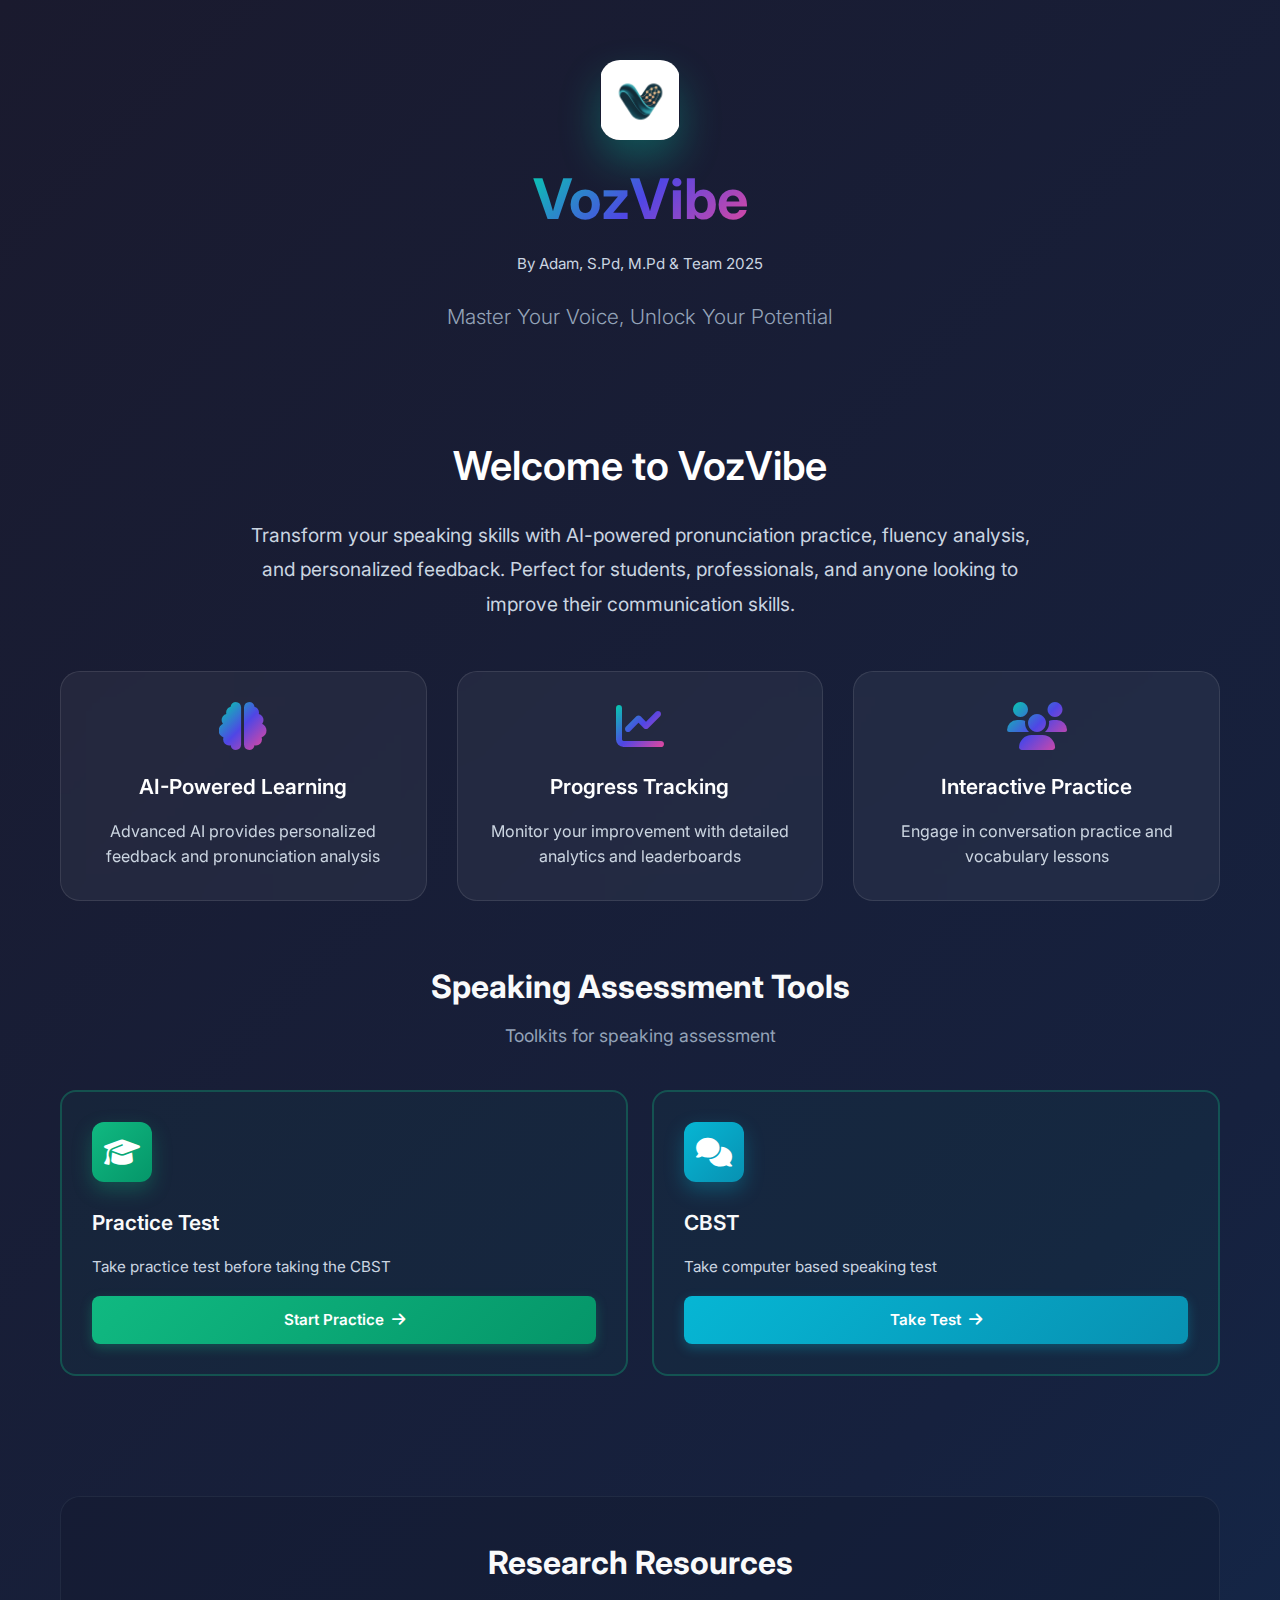
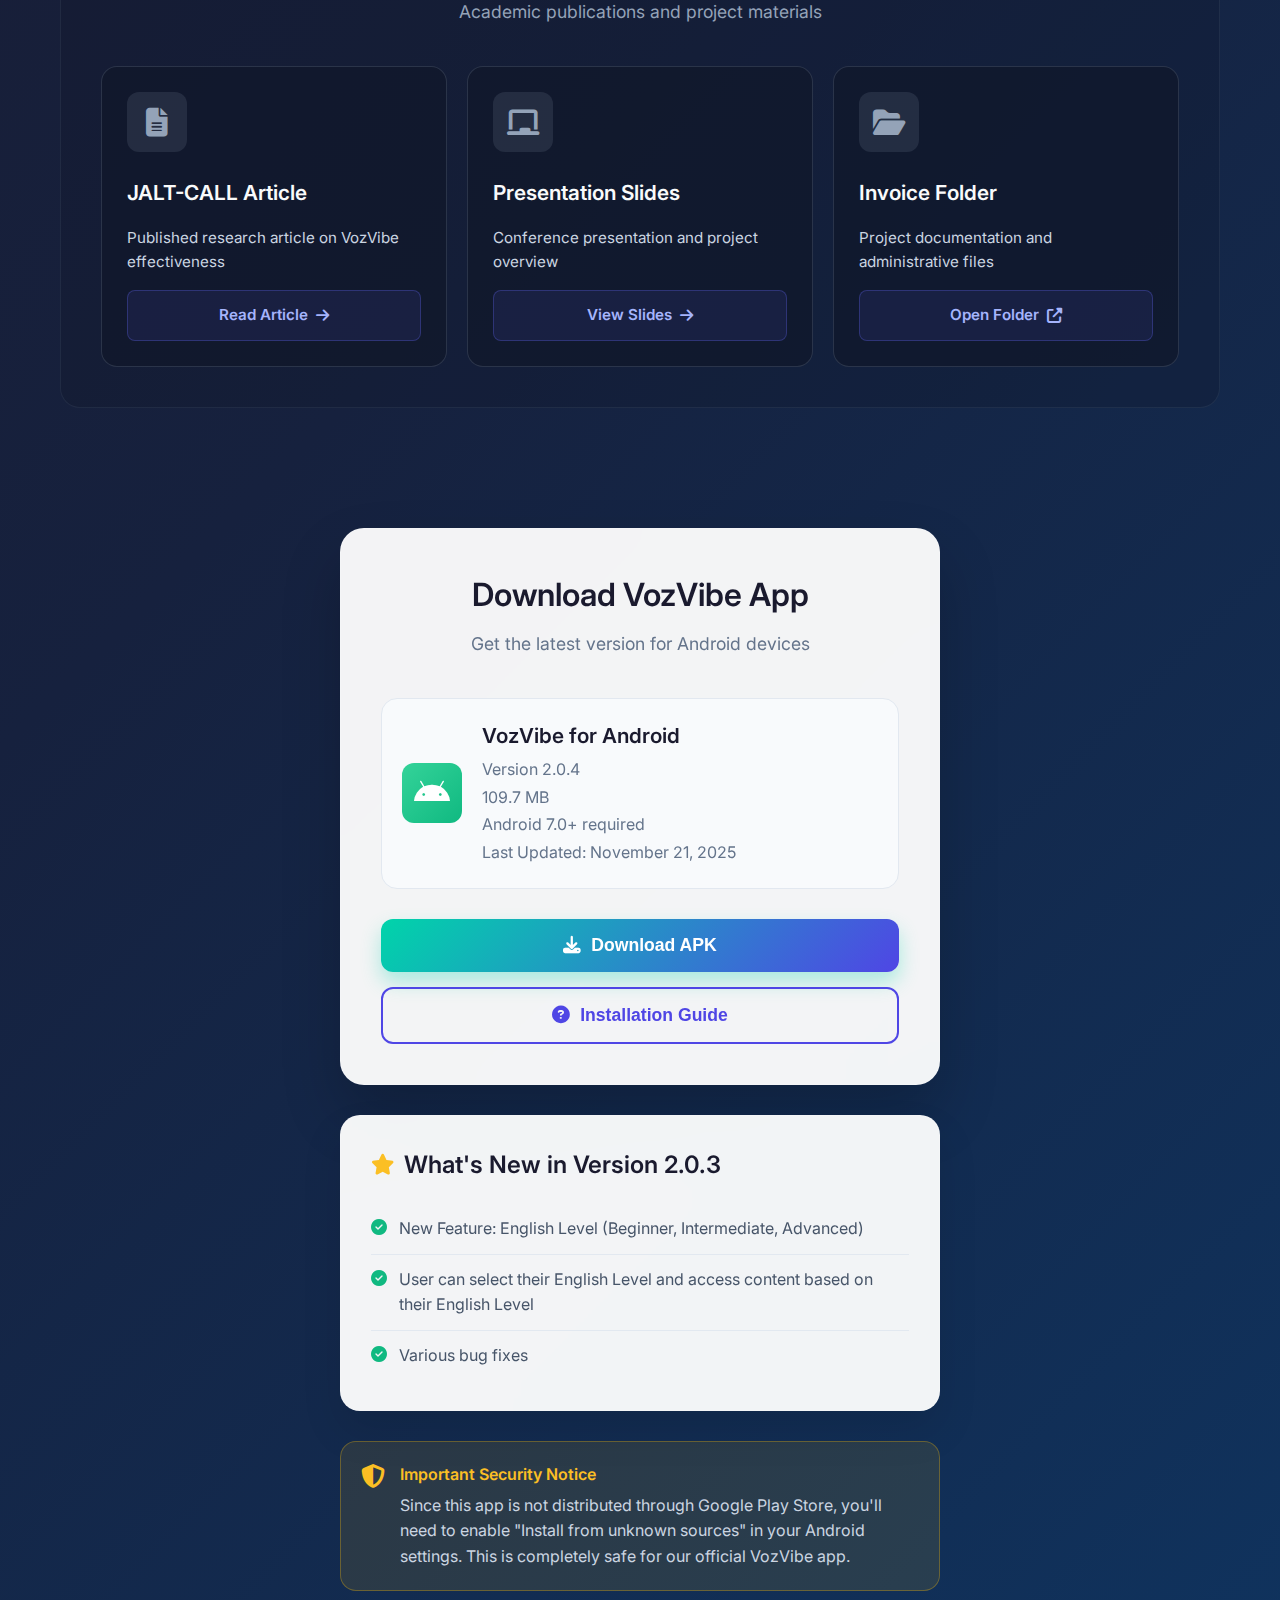
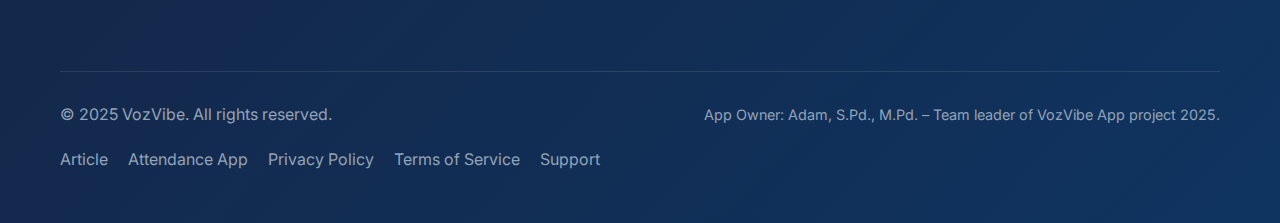
<file: index.html>
<!DOCTYPE html>
<html lang="en">

<head>
    <meta charset="UTF-8">
    <meta name="viewport" content="width=device-width, initial-scale=1.0">
    <title>VozVibe - Download App</title>
    <link rel="stylesheet" href="styles.css">
    <link href="https://fonts.googleapis.com/css2?family=Inter:wght@300;400;500;600;700&display=swap" rel="stylesheet">
    <link rel="stylesheet" href="https://cdnjs.cloudflare.com/ajax/libs/font-awesome/6.4.0/css/all.min.css">
</head>

<body>
    <div class="container">
        <header class="header">
            <div class="logo-section">
                <div class="logo-container">
                    <img src="vozvibe_logo2.png" alt="VozVibe Logo" class="app-logo">
                </div>
                <div class="title-group">
                    <h1 class="app-title">VozVibe</h1>
                    <p class="app-owner-highlight">By Adam, S.Pd, M.Pd & Team 2025</p>
                </div>
            </div>
            <p class="tagline">Master Your Voice, Unlock Your Potential</p>
        </header>

        <main class="main-content">
            <section class="hero-section">
                <h2 class="welcome-title">Welcome to VozVibe</h2>
                <p class="description">
                    Transform your speaking skills with AI-powered pronunciation practice,
                    fluency analysis, and personalized feedback. Perfect for students, professionals,
                    and anyone looking to improve their communication skills.
                </p>

                <div class="features-grid">
                    <div class="feature-card">
                        <i class="fas fa-brain"></i>
                        <h3>AI-Powered Learning</h3>
                        <p>Advanced AI provides personalized feedback and pronunciation analysis</p>
                    </div>
                    <div class="feature-card">
                        <i class="fas fa-chart-line"></i>
                        <h3>Progress Tracking</h3>
                        <p>Monitor your improvement with detailed analytics and leaderboards</p>
                    </div>
                    <div class="feature-card">
                        <i class="fas fa-users"></i>
                        <h3>Interactive Practice</h3>
                        <p>Engage in conversation practice and vocabulary lessons</p>
                    </div>
                </div>
            </section>

            <!-- Speaking Assessment Tools Section -->
            <section class="resources-section">
                <h2 class="section-title">Speaking Assessment Tools</h2>
                <p class="section-subtitle">Toolkits for speaking assessment</p>

                <div class="resource-cards">
                    <div class="resource-card highlight-card">
                        <div class="card-icon primary">
                            <i class="fas fa-graduation-cap"></i>
                        </div>
                        <h3>Practice Test</h3>
                        <p>Take practice test before taking the CBST</p>
                        <a href="speaking_test_practice.html" class="card-button primary" target="_blank"
                            rel="noopener">
                            Start Practice <i class="fas fa-arrow-right"></i>
                        </a>
                    </div>

                    <div class="resource-card highlight-card">
                        <div class="card-icon success">
                            <i class="fas fa-comments"></i>
                        </div>
                        <h3>CBST</h3>
                        <p>Take computer based speaking test</p>
                        <a href="speaking_test_interactive.html" class="card-button success" target="_blank"
                            rel="noopener">
                            Take Test <i class="fas fa-arrow-right"></i>
                        </a>
                    </div>
                </div>
            </section>

            <!-- Research Resources Section -->
            <section class="resources-section secondary-section">
                <h2 class="section-title">Research Resources</h2>
                <p class="section-subtitle">Academic publications and project materials</p>

                <div class="resource-cards compact">
                    <div class="resource-card compact-card">
                        <div class="card-icon info">
                            <i class="fas fa-file-alt"></i>
                        </div>
                        <h3>JALT-CALL Article</h3>
                        <p>Published research article on VozVibe effectiveness</p>
                        <a href="article.html" class="card-button">
                            Read Article <i class="fas fa-arrow-right"></i>
                        </a>
                    </div>

                    <div class="resource-card compact-card">
                        <div class="card-icon info">
                            <i class="fas fa-chalkboard"></i>
                        </div>
                        <h3>Presentation Slides</h3>
                        <p>Conference presentation and project overview</p>
                        <a href="../presentation/introduction_slides.html" class="card-button" target="_blank"
                            rel="noopener">
                            View Slides <i class="fas fa-arrow-right"></i>
                        </a>
                    </div>

                    <div class="resource-card compact-card">
                        <div class="card-icon info">
                            <i class="fas fa-folder-open"></i>
                        </div>
                        <h3>Invoice Folder</h3>
                        <p>Project documentation and administrative files</p>
                        <a href="https://drive.google.com/drive/folders/1-4tCwDXMj7QY57Ea8eqb8DDZ0XaNKkZf?usp=sharing"
                            class="card-button" target="_blank" rel="noopener">
                            Open Folder <i class="fas fa-external-link-alt"></i>
                        </a>
                    </div>
                </div>
            </section>

            <section class="download-section">
                <div class="download-card">
                    <div class="download-header">
                        <h2>Download VozVibe App</h2>
                        <p>Get the latest version for Android devices</p>
                    </div>

                    <div class="download-info">
                        <div class="app-info">
                            <div class="app-icon">
                                <i class="fab fa-android"></i>
                            </div>
                            <div class="app-details">
                                <h3>VozVibe for Android</h3>
                                <p class="version-info">Version 2.0.4</p>
                                <p class="file-size">109.7 MB</p>
                                <p class="compatibility">Android 7.0+ required</p>
                                <p class="last-update">Last Updated: November 21, 2025</p>
                            </div>
                        </div>

                        <div class="download-buttons">
                            <button class="download-btn primary" onclick="downloadApp()">
                                <i class="fas fa-download"></i>
                                Download APK
                            </button>
                            <button class="download-btn secondary" onclick="showInstallGuide()">
                                <i class="fas fa-question-circle"></i>
                                Installation Guide
                            </button>
                        </div>
                    </div>
                </div>

                <div class="whats-new-section">
                    <div class="whats-new-card">
                        <h3><i class="fas fa-star"></i> What's New in Version 2.0.3</h3>
                        <ul class="whats-new-list">
                            <li><i class="fas fa-check-circle"></i> New Feature: English Level (Beginner, Intermediate,
                                Advanced)</li>
                            <li><i class="fas fa-check-circle"></i> User can select their English Level and access
                                content based on their English Level</li>
                            <li><i class="fas fa-check-circle"></i> Various bug fixes</li>

                        </ul>
                    </div>
                </div>

                <div class="warning-notice">
                    <div class="notice-content">
                        <i class="fas fa-shield-alt"></i>
                        <div>
                            <h4>Important Security Notice</h4>
                            <p>Since this app is not distributed through Google Play Store, you'll need to enable
                                "Install from unknown sources" in your Android settings. This is completely safe for our
                                official VozVibe app.</p>
                        </div>
                    </div>
                </div>
            </section>

            <section class="install-guide" id="installGuide" style="display: none;">
                <div class="guide-card">
                    <h3>Installation Instructions</h3>
                    <ol class="install-steps">
                        <li>
                            <strong>Download the APK file</strong>
                            <p>Click the "Download APK" button above to download VozVibe.apk to your device</p>
                        </li>
                        <li>
                            <strong>Enable Unknown Sources</strong>
                            <p>Go to Settings > Security > Unknown Sources and enable it (steps may vary by device)</p>
                        </li>
                        <li>
                            <strong>Install the App</strong>
                            <p>Open the downloaded APK file and follow the installation prompts</p>
                        </li>
                        <li>
                            <strong>Start Learning</strong>
                            <p>Launch VozVibe and create your account to begin your speaking journey</p>
                        </li>
                    </ol>
                    <button class="close-guide" onclick="hideInstallGuide()">
                        <i class="fas fa-times"></i> Close Guide
                    </button>
                </div>
            </section>
        </main>

        <footer class="footer">
            <div class="footer-content">
                <p>&copy; 2025 VozVibe. All rights reserved.</p>
                <p class="app-owner">App Owner: Adam, S.Pd., M.Pd. – Team leader of VozVibe App project 2025.</p>
                <div class="footer-links">
                    <a href="article.html">Article</a>
                    <a href="attendance.html">Attendance App</a>
                    <a href="#privacy">Privacy Policy</a>
                    <a href="#terms">Terms of Service</a>
                    <a href="#support">Support</a>
                </div>
            </div>
        </footer>
    </div>

    <script src="script.js"></script>
</body>

</html>
</file>
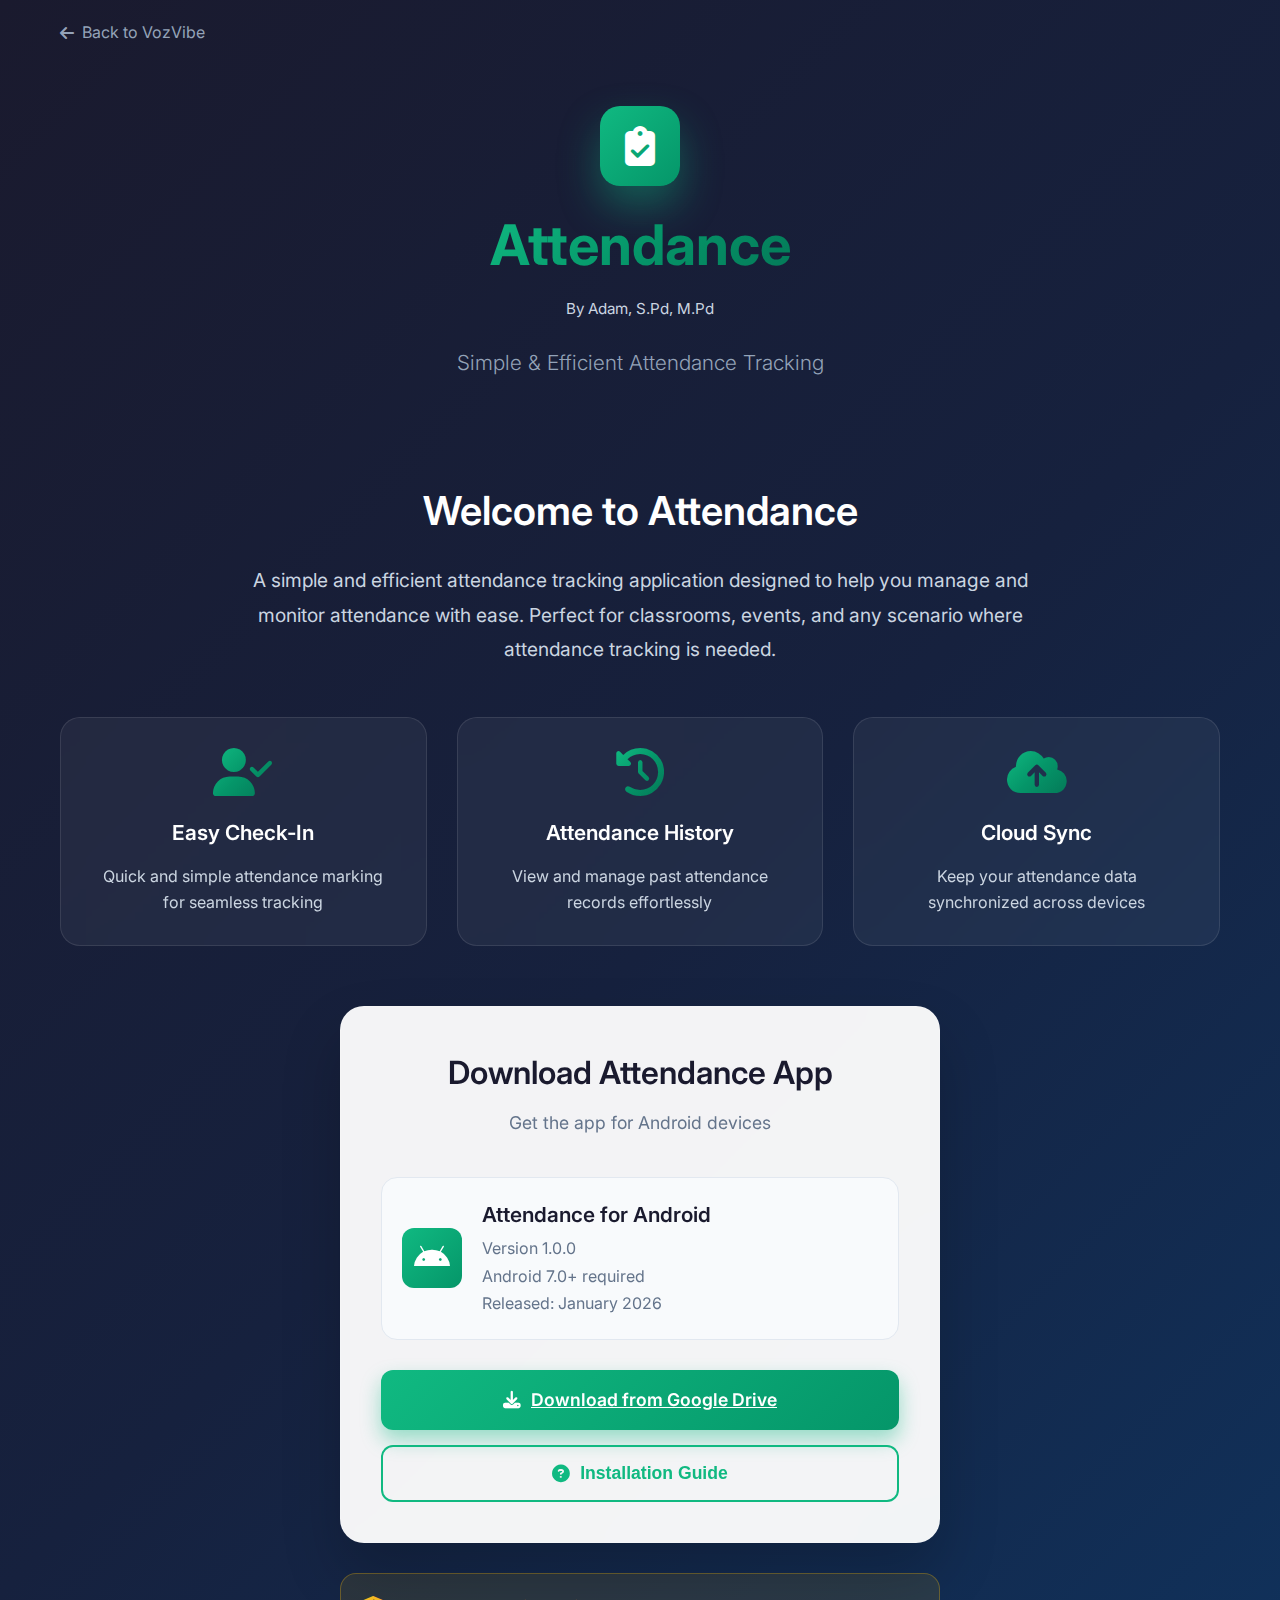
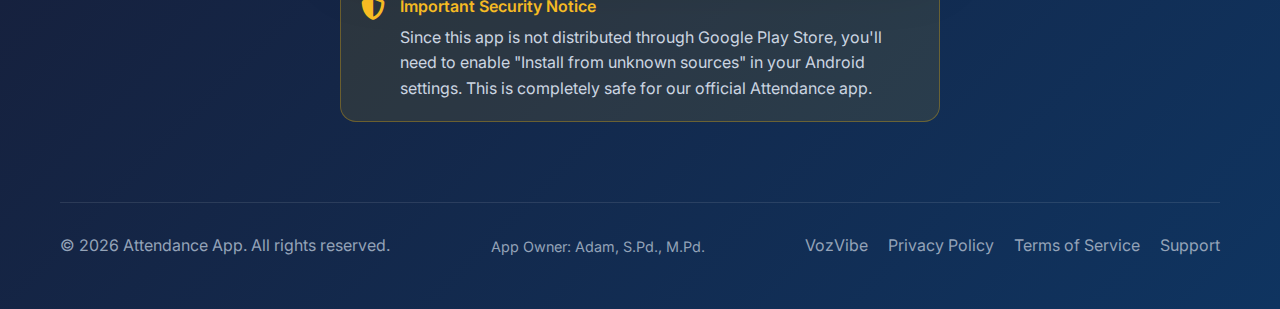
<file: attendance.html>
<!DOCTYPE html>
<html lang="en">

<head>
    <meta charset="UTF-8">
    <meta name="viewport" content="width=device-width, initial-scale=1.0">
    <title>Attendance - Download App</title>
    <link rel="stylesheet" href="styles.css">
    <link href="https://fonts.googleapis.com/css2?family=Inter:wght@300;400;500;600;700&display=swap" rel="stylesheet">
    <link rel="stylesheet" href="https://cdnjs.cloudflare.com/ajax/libs/font-awesome/6.4.0/css/all.min.css">
    <style>
        /* Attendance App Specific Styles */
        .attendance-gradient {
            background: linear-gradient(135deg, #10b981 0%, #059669 50%, #047857 100%);
            -webkit-background-clip: text;
            -webkit-text-fill-color: transparent;
            background-clip: text;
        }

        .attendance-icon-gradient i {
            background: linear-gradient(135deg, #10b981 0%, #059669 50%, #047857 100%);
            -webkit-background-clip: text;
            -webkit-text-fill-color: transparent;
            background-clip: text;
        }

        .app-icon.attendance {
            background: linear-gradient(135deg, #10b981 0%, #059669 100%);
        }

        .download-btn.attendance-primary {
            background: linear-gradient(135deg, #10b981 0%, #059669 100%);
            color: white;
            box-shadow: 0 10px 20px rgba(16, 185, 129, 0.4);
        }

        .download-btn.attendance-primary:hover {
            transform: translateY(-2px);
            box-shadow: 0 15px 30px rgba(16, 185, 129, 0.6);
        }

        .download-btn.attendance-secondary {
            background: transparent;
            color: #10b981;
            border: 2px solid #10b981;
        }

        .download-btn.attendance-secondary:hover {
            background: #10b981;
            color: white;
            transform: translateY(-2px);
        }

        .app-logo-placeholder {
            width: 80px;
            height: 80px;
            border-radius: 20px;
            background: linear-gradient(135deg, #10b981 0%, #059669 100%);
            display: flex;
            align-items: center;
            justify-content: center;
            box-shadow: 0 20px 40px rgba(16, 185, 129, 0.4);
        }

        .app-logo-placeholder i {
            font-size: 2.5rem;
            color: white;
        }

        .feature-card.attendance i {
            background: linear-gradient(135deg, #10b981 0%, #059669 50%, #047857 100%);
            -webkit-background-clip: text;
            -webkit-text-fill-color: transparent;
            background-clip: text;
        }

        .back-link {
            display: inline-flex;
            align-items: center;
            gap: 8px;
            color: #94a3b8;
            text-decoration: none;
            font-size: 1rem;
            margin-bottom: 20px;
            transition: color 0.3s ease;
        }

        .back-link:hover {
            color: #10b981;
        }
    </style>
</head>

<body>
    <div class="container">
        <a href="index.html" class="back-link">
            <i class="fas fa-arrow-left"></i> Back to VozVibe
        </a>

        <header class="header">
            <div class="logo-section">
                <div class="logo-container">
                    <div class="app-logo-placeholder">
                        <i class="fas fa-clipboard-check"></i>
                    </div>
                </div>
                <div class="title-group">
                    <h1 class="app-title attendance-gradient">Attendance</h1>
                    <p class="app-owner-highlight">By Adam, S.Pd, M.Pd</p>
                </div>
            </div>
            <p class="tagline">Simple & Efficient Attendance Tracking</p>
        </header>

        <main class="main-content">
            <section class="hero-section">
                <h2 class="welcome-title">Welcome to Attendance</h2>
                <p class="description">
                    A simple and efficient attendance tracking application designed to help you
                    manage and monitor attendance with ease. Perfect for classrooms, events,
                    and any scenario where attendance tracking is needed.
                </p>

                <div class="features-grid">
                    <div class="feature-card attendance">
                        <i class="fas fa-user-check"></i>
                        <h3>Easy Check-In</h3>
                        <p>Quick and simple attendance marking for seamless tracking</p>
                    </div>
                    <div class="feature-card attendance">
                        <i class="fas fa-history"></i>
                        <h3>Attendance History</h3>
                        <p>View and manage past attendance records effortlessly</p>
                    </div>
                    <div class="feature-card attendance">
                        <i class="fas fa-cloud-upload-alt"></i>
                        <h3>Cloud Sync</h3>
                        <p>Keep your attendance data synchronized across devices</p>
                    </div>
                </div>
            </section>

            <section class="download-section">
                <div class="download-card">
                    <div class="download-header">
                        <h2>Download Attendance App</h2>
                        <p>Get the app for Android devices</p>
                    </div>

                    <div class="download-info">
                        <div class="app-info">
                            <div class="app-icon attendance">
                                <i class="fab fa-android"></i>
                            </div>
                            <div class="app-details">
                                <h3>Attendance for Android</h3>
                                <p class="version-info">Version 1.0.0</p>
                                <p class="compatibility">Android 7.0+ required</p>
                                <p class="last-update">Released: January 2026</p>
                            </div>
                        </div>

                        <div class="download-buttons">
                            <a href="https://drive.google.com/file/d/14Q-pW6k-aqdvZOnGlBPYH1phQ8MGU-H6/view?usp=sharing"
                                class="download-btn attendance-primary" target="_blank" rel="noopener">
                                <i class="fas fa-download"></i>
                                Download from Google Drive
                            </a>
                            <button class="download-btn attendance-secondary" onclick="showInstallGuide()">
                                <i class="fas fa-question-circle"></i>
                                Installation Guide
                            </button>
                        </div>
                    </div>
                </div>

                <div class="warning-notice">
                    <div class="notice-content">
                        <i class="fas fa-shield-alt"></i>
                        <div>
                            <h4>Important Security Notice</h4>
                            <p>Since this app is not distributed through Google Play Store, you'll need to enable
                                "Install from unknown sources" in your Android settings. This is completely safe for our
                                official Attendance app.</p>
                        </div>
                    </div>
                </div>
            </section>

            <section class="install-guide" id="installGuide" style="display: none;">
                <div class="guide-card">
                    <h3>Installation Instructions</h3>
                    <ol class="install-steps">
                        <li>
                            <strong>Download the APK file</strong>
                            <p>Click the "Download from Google Drive" button and download the APK file to your device
                            </p>
                        </li>
                        <li>
                            <strong>Enable Unknown Sources</strong>
                            <p>Go to Settings > Security > Unknown Sources and enable it (steps may vary by device)</p>
                        </li>
                        <li>
                            <strong>Install the App</strong>
                            <p>Open the downloaded APK file and follow the installation prompts</p>
                        </li>
                        <li>
                            <strong>Start Tracking</strong>
                            <p>Launch the Attendance app and start managing your attendance records</p>
                        </li>
                    </ol>
                    <button class="close-guide" onclick="hideInstallGuide()">
                        <i class="fas fa-times"></i> Close Guide
                    </button>
                </div>
            </section>
        </main>

        <footer class="footer">
            <div class="footer-content">
                <p>&copy; 2026 Attendance App. All rights reserved.</p>
                <p class="app-owner">App Owner: Adam, S.Pd., M.Pd.</p>
                <div class="footer-links">
                    <a href="index.html">VozVibe</a>
                    <a href="#privacy">Privacy Policy</a>
                    <a href="#terms">Terms of Service</a>
                    <a href="#support">Support</a>
                </div>
            </div>
        </footer>
    </div>

    <script>
        function showInstallGuide() {
            document.getElementById('installGuide').style.display = 'block';
            document.getElementById('installGuide').scrollIntoView({ behavior: 'smooth' });
        }

        function hideInstallGuide() {
            document.getElementById('installGuide').style.display = 'none';
        }
    </script>
</body>

</html>
</file>
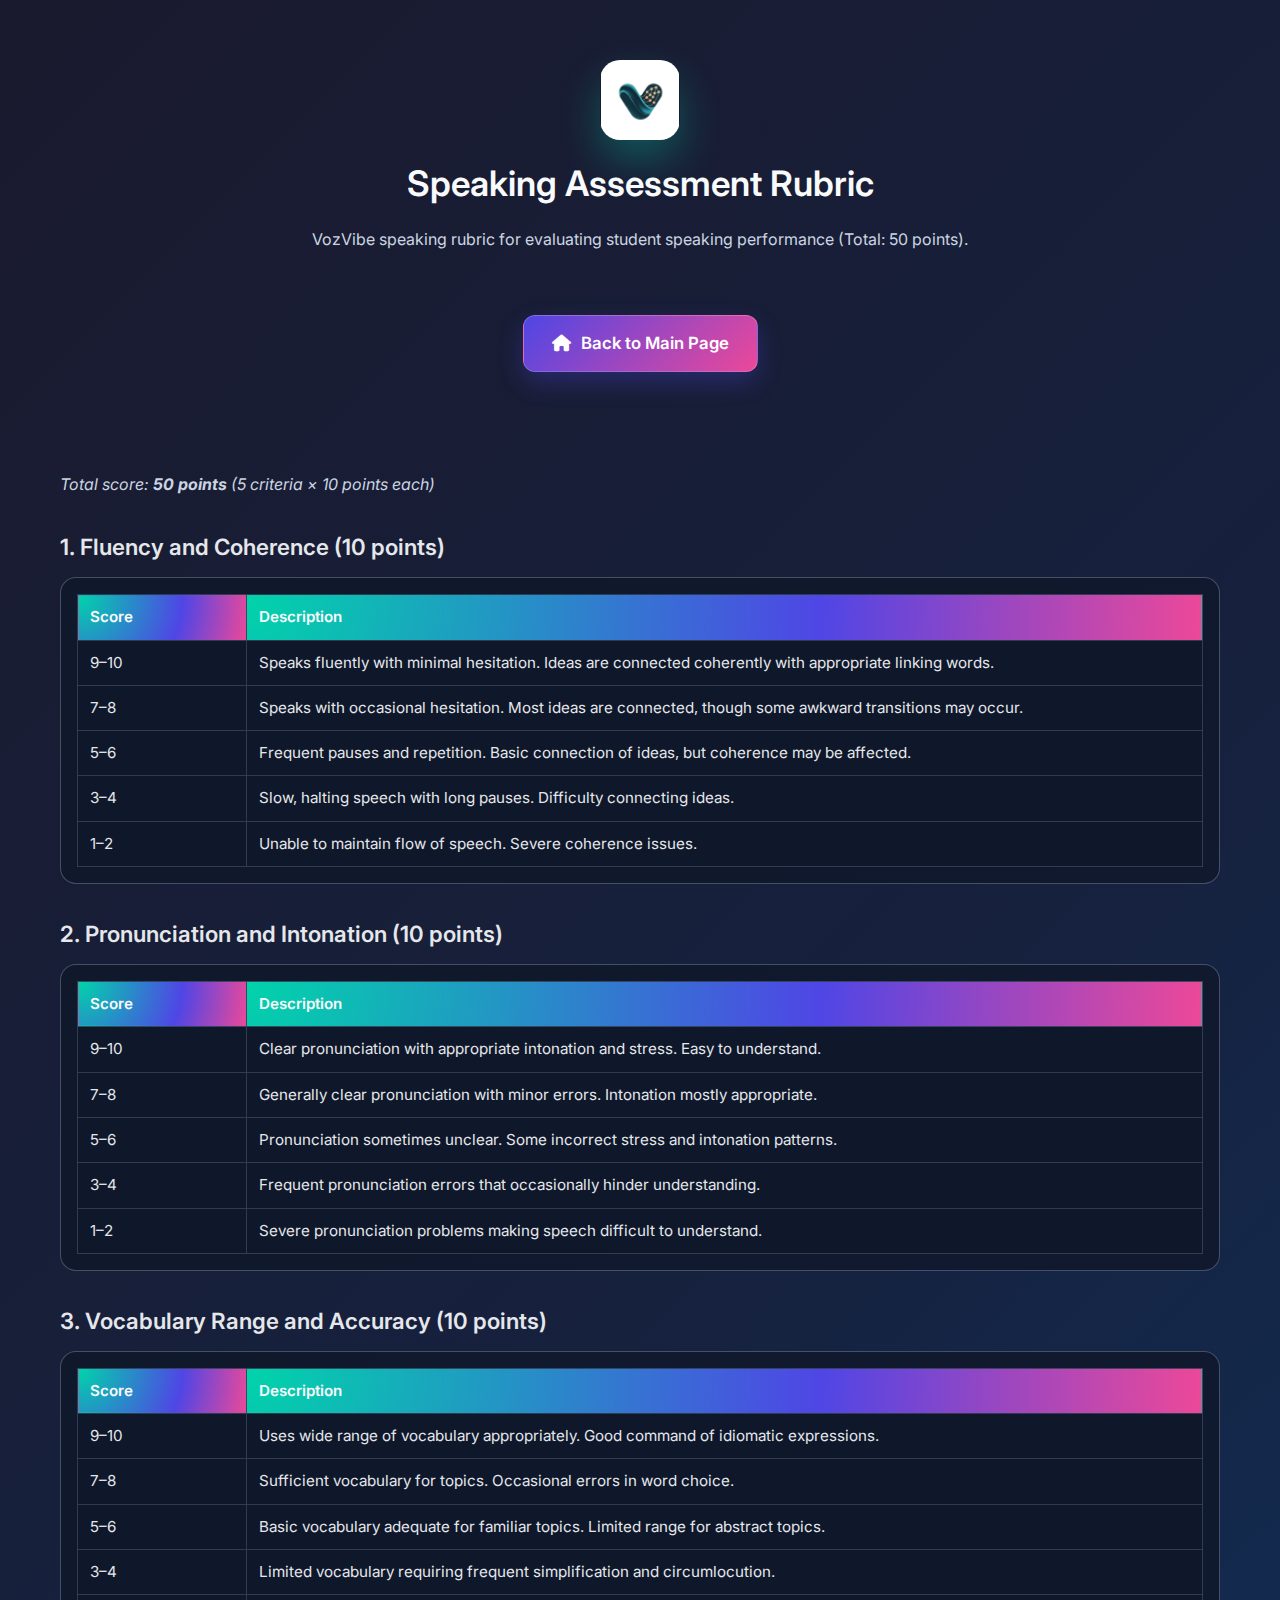
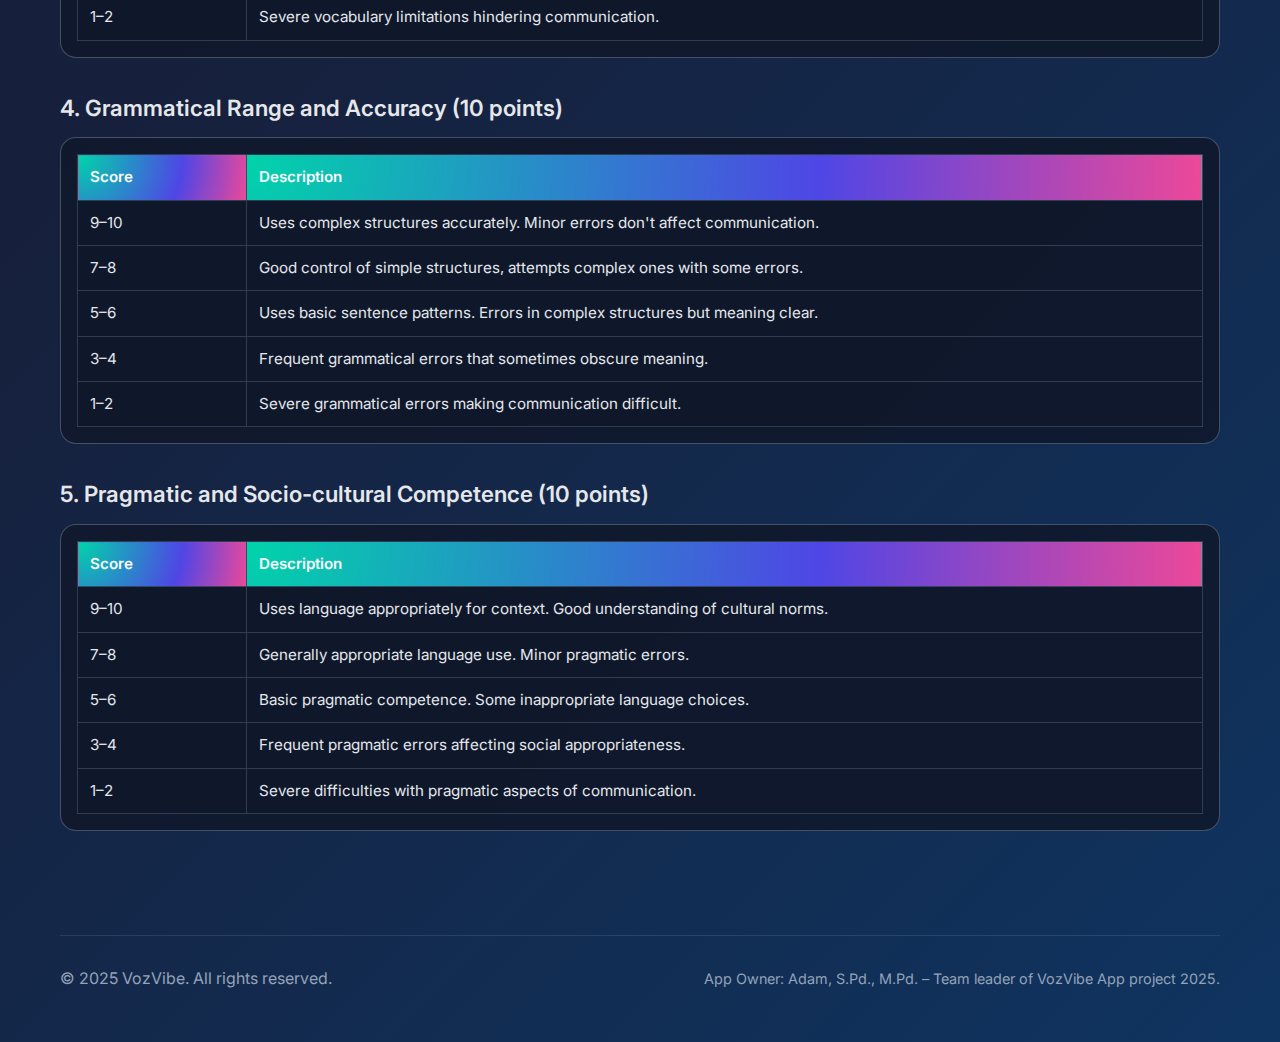
<file: speaking_rubric.html>
<!DOCTYPE html>
<html lang="en">
<head>
    <meta charset="UTF-8" />
    <meta name="viewport" content="width=device-width, initial-scale=1.0" />
    <title>Speaking Assessment Rubric - VozVibe</title>

    <!-- Reuse VozVibe styles and fonts -->
    <link rel="stylesheet" href="styles.css" />
    <link href="https://fonts.googleapis.com/css2?family=Inter:wght@300;400;500;600;700&display=swap" rel="stylesheet" />
    <link rel="stylesheet" href="https://cdnjs.cloudflare.com/ajax/libs/font-awesome/6.4.0/css/all.min.css" />

    <!-- Page-specific table styling -->
    <style>
        .rubric-page {
            color: #e5e7eb;
        }
        .rubric-header-title {
            font-size: 2.2rem;
            font-weight: 600;
            color: #f9fafb;
            margin-bottom: 0.5rem;
        }
        .rubric-subtitle {
            color: #cbd5e1;
            margin-bottom: 2rem;
        }
        .rubric-section-title {
            font-size: 1.4rem;
            font-weight: 600;
            color: #e5e7eb;
            margin-top: 2rem;
            margin-bottom: 0.75rem;
        }
        .rubric-table-wrapper {
            background: rgba(15, 23, 42, 0.85);
            border-radius: 16px;
            padding: 16px;
            margin-bottom: 1.5rem;
            border: 1px solid rgba(148, 163, 184, 0.4);
        }
        .rubric-table {
            width: 100%;
            border-collapse: collapse;
            background-color: rgba(15, 23, 42, 0.6);
        }
        .rubric-table th,
        .rubric-table td {
            border: 1px solid rgba(51, 65, 85, 0.9);
            padding: 10px 12px;
            vertical-align: top;
            font-size: 0.95rem;
        }
        .rubric-table th {
            background: radial-gradient(circle at top left, #00d4aa 0%, #4f46e5 60%, #ec4899 100%);
            color: #f9fafb;
            text-align: left;
            font-weight: 600;
        }
        .rubric-total-points {
            font-style: italic;
            color: #cbd5e1;
            margin-bottom: 1.5rem;
        }
        .back-link {
            display: inline-flex;
            align-items: center;
            gap: 8px;
            margin-bottom: 20px;
            color: #9ca3af;
            text-decoration: none;
            font-size: 0.95rem;
        }
        .back-link i {
            font-size: 0.9rem;
        }
        .back-link:hover {
            color: #e5e7eb;
        }
    </style>
</head>
<body>
    <div class="container rubric-page">
        <header class="header">
            <div class="logo-section">
                <div class="logo-container">
                    <img src="vozvibe_logo2.png" alt="VozVibe Logo" class="app-logo" />
                </div>
                <div class="title-group">
                    <h1 class="rubric-header-title">Speaking Assessment Rubric</h1>
                    <p class="rubric-subtitle">VozVibe speaking rubric for evaluating student speaking performance (Total: 50 points).</p>
                </div>
            </div>

            <div class="nav-buttons">
                <a href="index.html" class="nav-button">
                    <i class="fas fa-home"></i> Back to Main Page
                </a>
            </div>
        </header>

        <main class="main-content">
            <section>
                <p class="rubric-total-points">Total score: <strong>50 points</strong> (5 criteria × 10 points each)</p>

                <h2 class="rubric-section-title">1. Fluency and Coherence (10 points)</h2>
                <div class="rubric-table-wrapper">
                    <table class="rubric-table">
                        <thead>
                            <tr>
                                <th style="width: 15%;">Score</th>
                                <th>Description</th>
                            </tr>
                        </thead>
                        <tbody>
                            <tr>
                                <td>9–10</td>
                                <td>Speaks fluently with minimal hesitation. Ideas are connected coherently with appropriate linking words.</td>
                            </tr>
                            <tr>
                                <td>7–8</td>
                                <td>Speaks with occasional hesitation. Most ideas are connected, though some awkward transitions may occur.</td>
                            </tr>
                            <tr>
                                <td>5–6</td>
                                <td>Frequent pauses and repetition. Basic connection of ideas, but coherence may be affected.</td>
                            </tr>
                            <tr>
                                <td>3–4</td>
                                <td>Slow, halting speech with long pauses. Difficulty connecting ideas.</td>
                            </tr>
                            <tr>
                                <td>1–2</td>
                                <td>Unable to maintain flow of speech. Severe coherence issues.</td>
                            </tr>
                        </tbody>
                    </table>
                </div>

                <h2 class="rubric-section-title">2. Pronunciation and Intonation (10 points)</h2>
                <div class="rubric-table-wrapper">
                    <table class="rubric-table">
                        <thead>
                            <tr>
                                <th style="width: 15%;">Score</th>
                                <th>Description</th>
                            </tr>
                        </thead>
                        <tbody>
                            <tr>
                                <td>9–10</td>
                                <td>Clear pronunciation with appropriate intonation and stress. Easy to understand.</td>
                            </tr>
                            <tr>
                                <td>7–8</td>
                                <td>Generally clear pronunciation with minor errors. Intonation mostly appropriate.</td>
                            </tr>
                            <tr>
                                <td>5–6</td>
                                <td>Pronunciation sometimes unclear. Some incorrect stress and intonation patterns.</td>
                            </tr>
                            <tr>
                                <td>3–4</td>
                                <td>Frequent pronunciation errors that occasionally hinder understanding.</td>
                            </tr>
                            <tr>
                                <td>1–2</td>
                                <td>Severe pronunciation problems making speech difficult to understand.</td>
                            </tr>
                        </tbody>
                    </table>
                </div>

                <h2 class="rubric-section-title">3. Vocabulary Range and Accuracy (10 points)</h2>
                <div class="rubric-table-wrapper">
                    <table class="rubric-table">
                        <thead>
                            <tr>
                                <th style="width: 15%;">Score</th>
                                <th>Description</th>
                            </tr>
                        </thead>
                        <tbody>
                            <tr>
                                <td>9–10</td>
                                <td>Uses wide range of vocabulary appropriately. Good command of idiomatic expressions.</td>
                            </tr>
                            <tr>
                                <td>7–8</td>
                                <td>Sufficient vocabulary for topics. Occasional errors in word choice.</td>
                            </tr>
                            <tr>
                                <td>5–6</td>
                                <td>Basic vocabulary adequate for familiar topics. Limited range for abstract topics.</td>
                            </tr>
                            <tr>
                                <td>3–4</td>
                                <td>Limited vocabulary requiring frequent simplification and circumlocution.</td>
                            </tr>
                            <tr>
                                <td>1–2</td>
                                <td>Severe vocabulary limitations hindering communication.</td>
                            </tr>
                        </tbody>
                    </table>
                </div>

                <h2 class="rubric-section-title">4. Grammatical Range and Accuracy (10 points)</h2>
                <div class="rubric-table-wrapper">
                    <table class="rubric-table">
                        <thead>
                            <tr>
                                <th style="width: 15%;">Score</th>
                                <th>Description</th>
                            </tr>
                        </thead>
                        <tbody>
                            <tr>
                                <td>9–10</td>
                                <td>Uses complex structures accurately. Minor errors don't affect communication.</td>
                            </tr>
                            <tr>
                                <td>7–8</td>
                                <td>Good control of simple structures, attempts complex ones with some errors.</td>
                            </tr>
                            <tr>
                                <td>5–6</td>
                                <td>Uses basic sentence patterns. Errors in complex structures but meaning clear.</td>
                            </tr>
                            <tr>
                                <td>3–4</td>
                                <td>Frequent grammatical errors that sometimes obscure meaning.</td>
                            </tr>
                            <tr>
                                <td>1–2</td>
                                <td>Severe grammatical errors making communication difficult.</td>
                            </tr>
                        </tbody>
                    </table>
                </div>

                <h2 class="rubric-section-title">5. Pragmatic and Socio-cultural Competence (10 points)</h2>
                <div class="rubric-table-wrapper">
                    <table class="rubric-table">
                        <thead>
                            <tr>
                                <th style="width: 15%;">Score</th>
                                <th>Description</th>
                            </tr>
                        </thead>
                        <tbody>
                            <tr>
                                <td>9–10</td>
                                <td>Uses language appropriately for context. Good understanding of cultural norms.</td>
                            </tr>
                            <tr>
                                <td>7–8</td>
                                <td>Generally appropriate language use. Minor pragmatic errors.</td>
                            </tr>
                            <tr>
                                <td>5–6</td>
                                <td>Basic pragmatic competence. Some inappropriate language choices.</td>
                            </tr>
                            <tr>
                                <td>3–4</td>
                                <td>Frequent pragmatic errors affecting social appropriateness.</td>
                            </tr>
                            <tr>
                                <td>1–2</td>
                                <td>Severe difficulties with pragmatic aspects of communication.</td>
                            </tr>
                        </tbody>
                    </table>
                </div>
            </section>
        </main>

        <footer class="footer">
            <div class="footer-content">
                <p>&copy; 2025 VozVibe. All rights reserved.</p>
                <p class="app-owner">App Owner: Adam, S.Pd., M.Pd. – Team leader of VozVibe App project 2025.</p>
            </div>
        </footer>
    </div>

    <script src="script.js"></script>
</body>
</html>
</file>
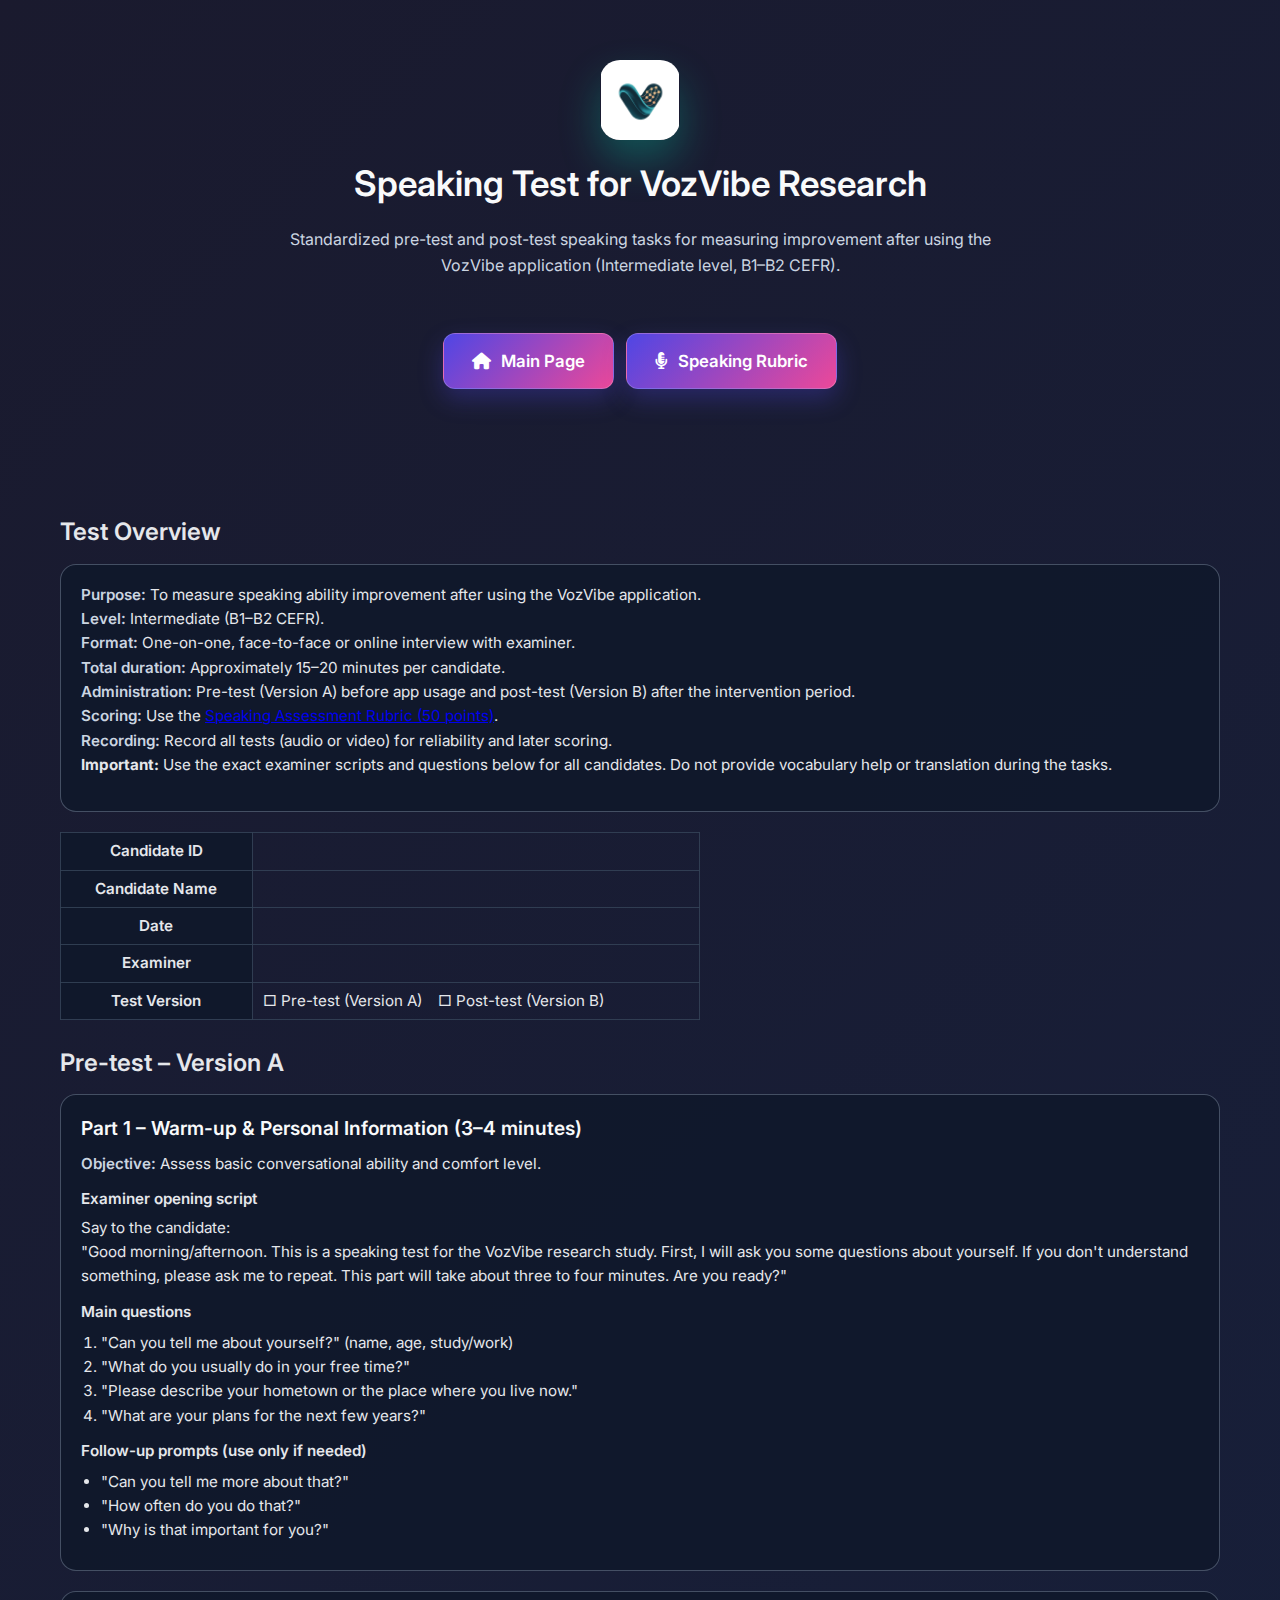
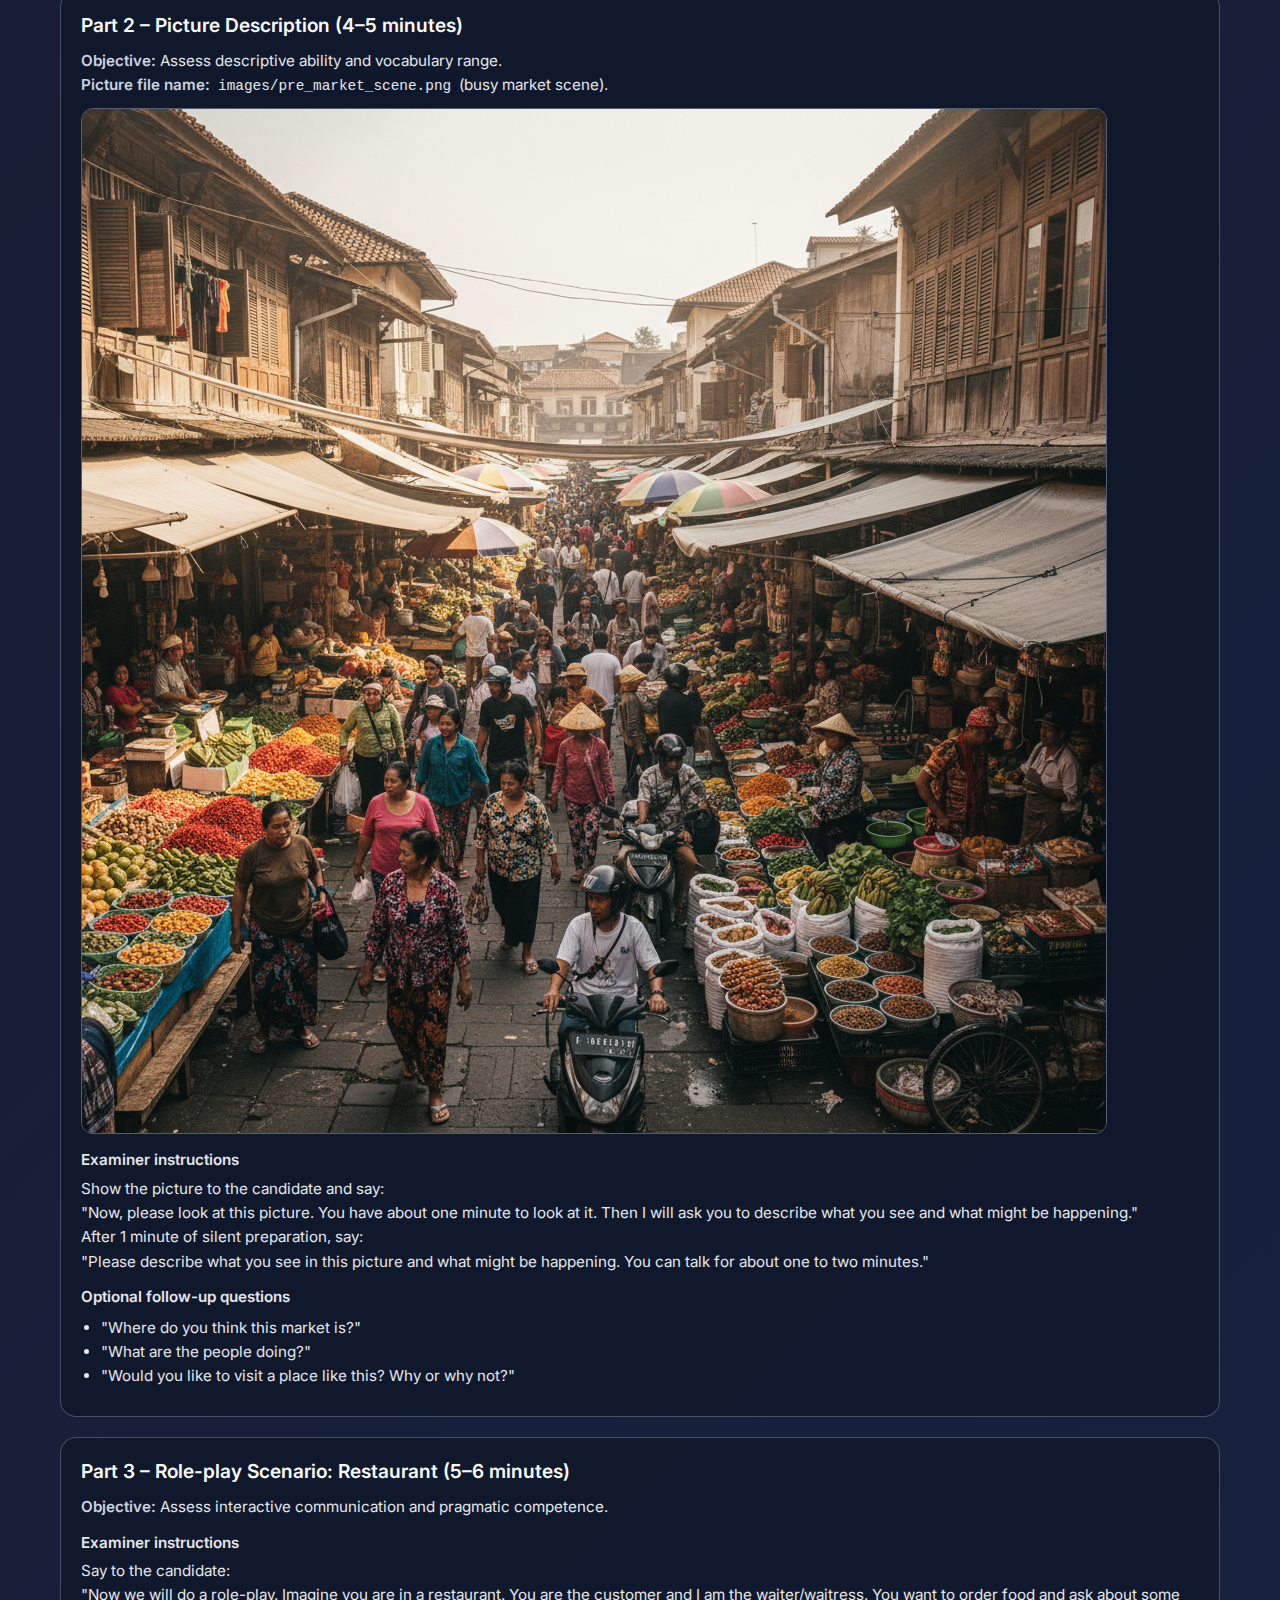
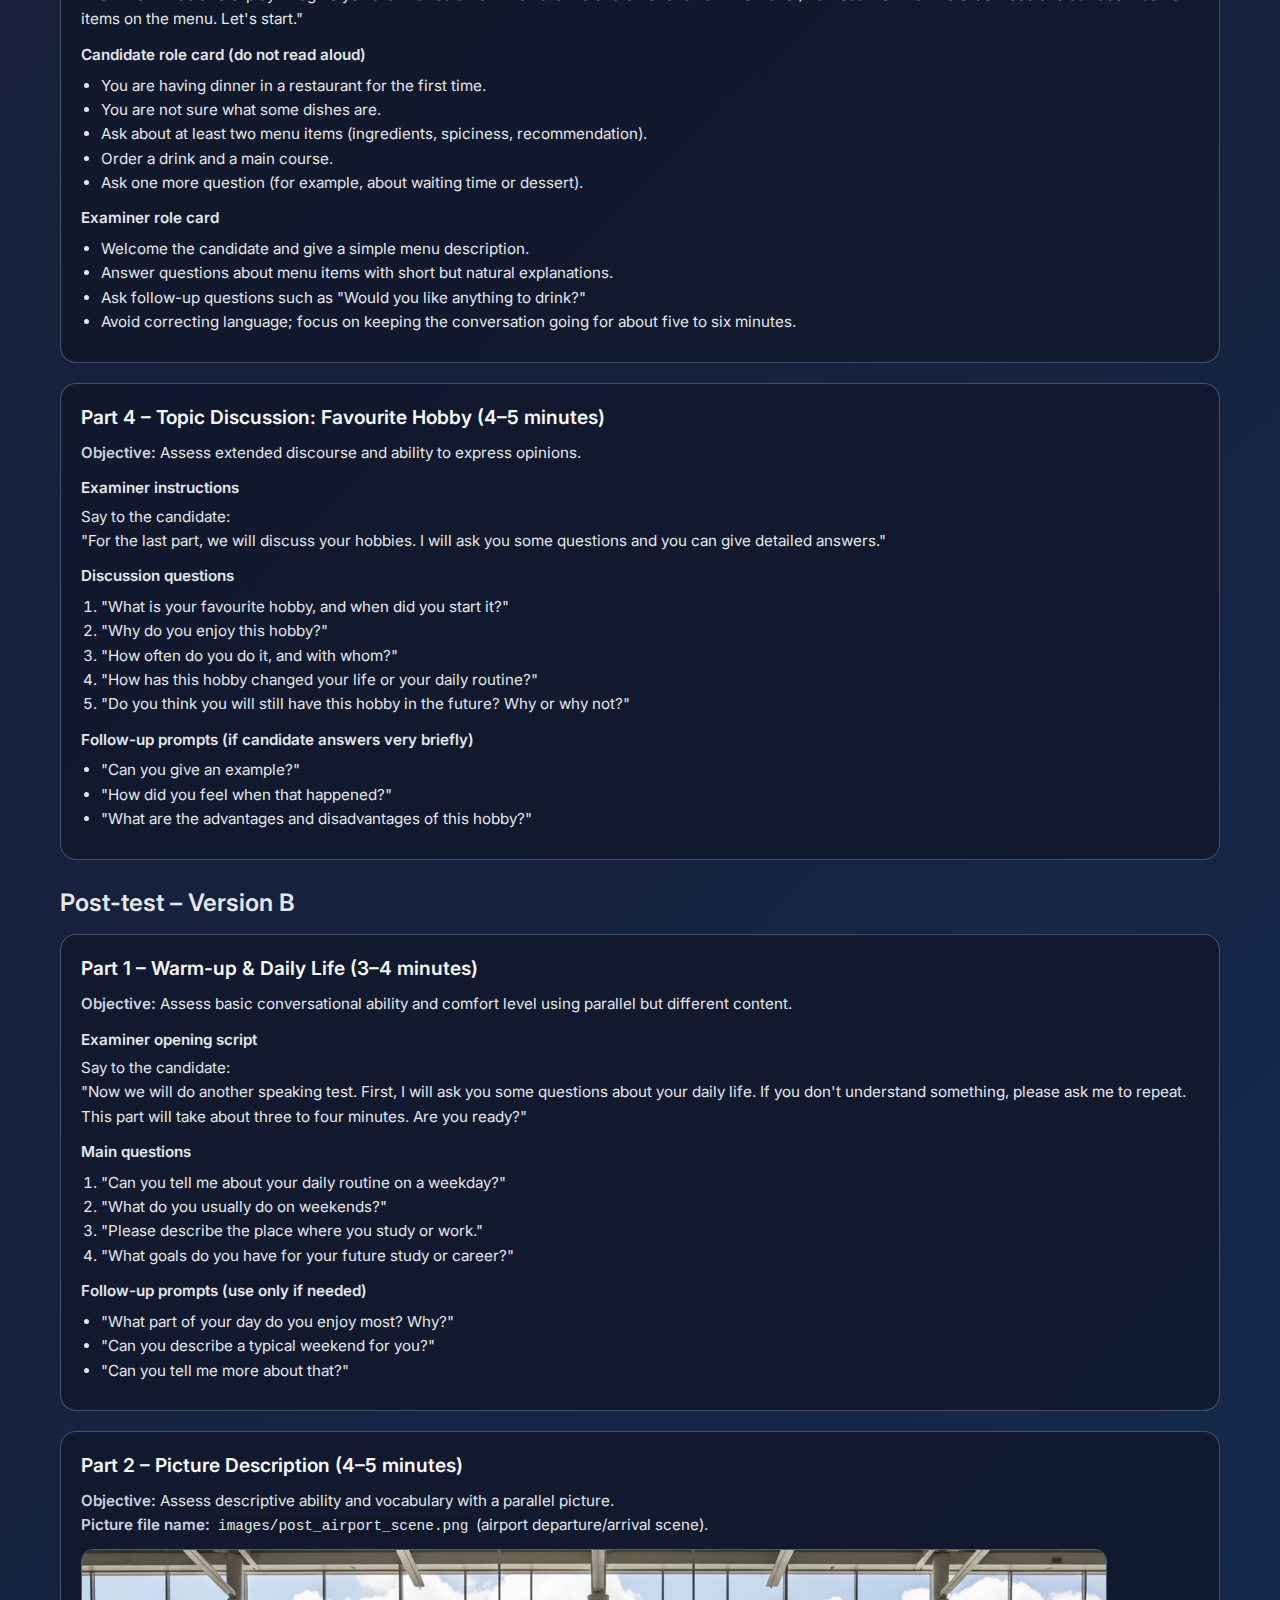
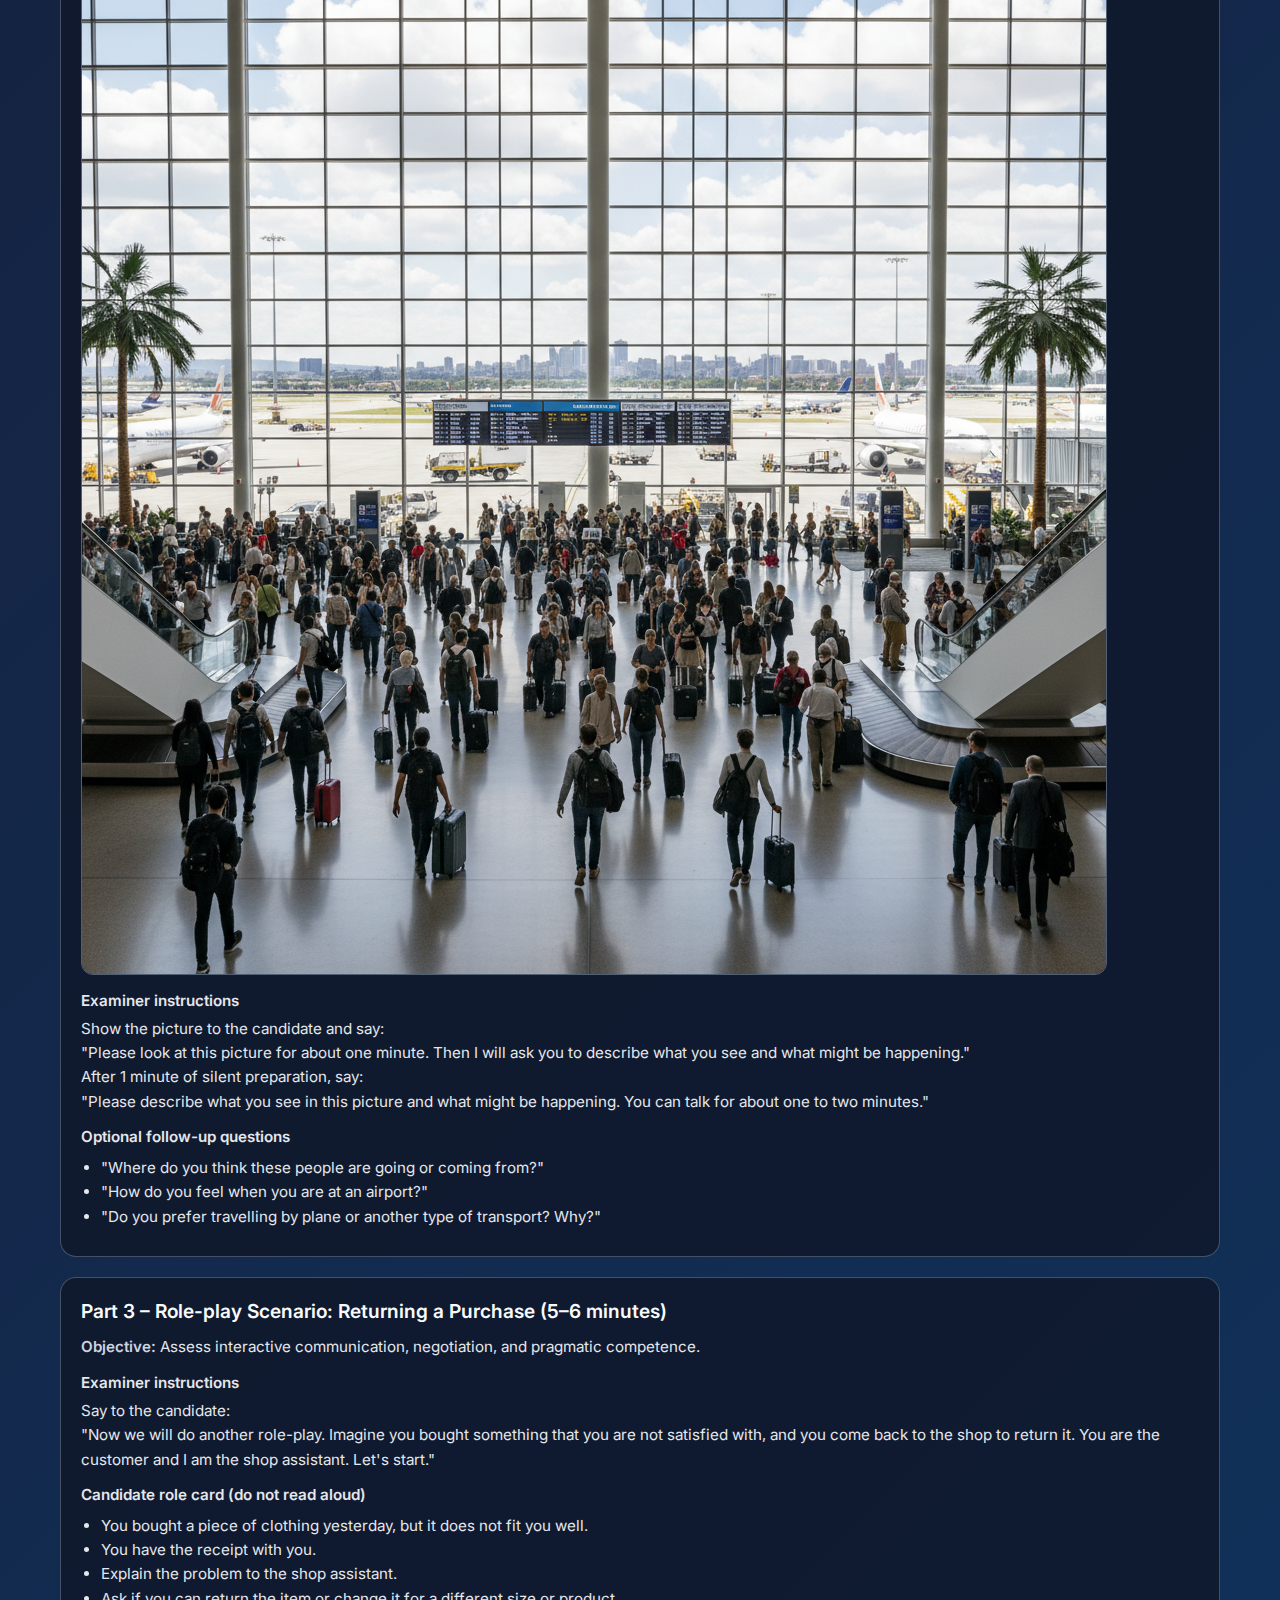
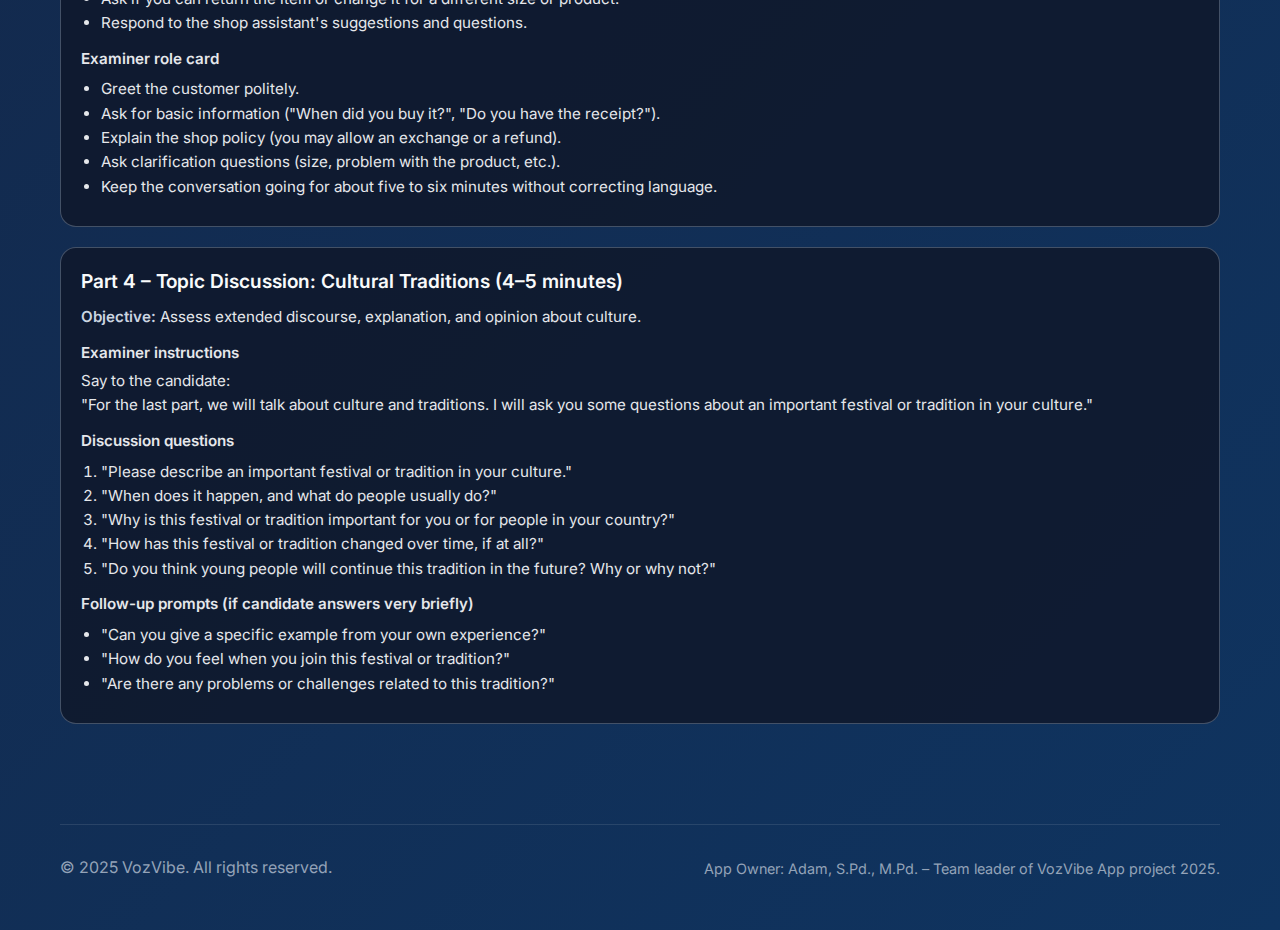
<file: speaking_test.html>
<!DOCTYPE html>
<html lang="en">
<head>
    <meta charset="UTF-8" />
    <meta name="viewport" content="width=device-width, initial-scale=1.0" />
    <title>Speaking Test – VozVibe Research</title>

    <!-- Reuse VozVibe styles and fonts -->
    <link rel="stylesheet" href="styles.css" />
    <link href="https://fonts.googleapis.com/css2?family=Inter:wght@300;400;500;600;700&display=swap" rel="stylesheet" />
    <link rel="stylesheet" href="https://cdnjs.cloudflare.com/ajax/libs/font-awesome/6.4.0/css/all.min.css" />

    <!-- Page-specific styling for the test layout -->
    <style>
        .test-page {
            color: #e5e7eb;
        }
        .test-title {
            font-size: 2.2rem;
            font-weight: 600;
            color: #f9fafb;
            margin-bottom: 0.5rem;
        }
        .test-subtitle {
            color: #cbd5e1;
            margin-bottom: 1.5rem;
            max-width: 720px;
        }
        .test-section-title {
            font-size: 1.5rem;
            font-weight: 600;
            color: #e5e7eb;
            margin: 1.5rem 0 0.75rem;
        }
        .test-card {
            background: rgba(15, 23, 42, 0.85);
            border-radius: 16px;
            padding: 18px 20px;
            margin-bottom: 1.25rem;
            border: 1px solid rgba(148, 163, 184, 0.4);
        }
        .test-card h3 {
            font-size: 1.2rem;
            font-weight: 600;
            color: #f9fafb;
            margin-bottom: 0.5rem;
        }
        .test-card p,
        .test-card ul,
        .test-card ol {
            color: #e5e7eb;
            font-size: 0.95rem;
        }
        .test-card ul,
        .test-card ol {
            padding-left: 1.25rem;
            margin: 0.4rem 0 0.6rem;
        }
        .test-label {
            font-weight: 600;
            color: #cbd5e1;
        }
        .subheading {
            font-weight: 600;
            color: #e5e7eb;
            margin-top: 0.7rem;
            margin-bottom: 0.25rem;
        }
        .test-meta-table {
            width: 100%;
            max-width: 640px;
            border-collapse: collapse;
            margin: 0 0 1.5rem;
            font-size: 0.95rem;
        }
        .test-meta-table th,
        .test-meta-table td {
            border: 1px solid rgba(51, 65, 85, 0.9);
            padding: 6px 10px;
            color: #e5e7eb;
        }
        .test-meta-table th {
            width: 30%;
            background: rgba(15, 23, 42, 0.85);
            font-weight: 600;
        }
        .test-note {
            font-size: 0.9rem;
            color: #cbd5e1;
            margin-bottom: 1rem;
        }
        code {
            font-family: "Consolas", "SFMono-Regular", Menlo, Monaco, monospace;
            font-size: 0.9rem;
            background: rgba(15, 23, 42, 0.9);
            padding: 2px 4px;
            border-radius: 4px;
        }
        .test-image {
            display: block;
            max-width: 100%;
            border-radius: 12px;
            border: 1px solid rgba(148, 163, 184, 0.5);
            margin: 10px 0 14px;
        }
    </style>
</head>
<body>
    <div class="container test-page">
        <header class="header">
            <div class="logo-section">
                <div class="logo-container">
                    <img src="vozvibe_logo2.png" alt="VozVibe Logo" class="app-logo" />
                </div>
                <div class="title-group">
                    <h1 class="test-title">Speaking Test for VozVibe Research</h1>
                    <p class="test-subtitle">
                        Standardized pre-test and post-test speaking tasks for measuring improvement after using the VozVibe
                        application (Intermediate level, B1–B2 CEFR).
                    </p>
                </div>
            </div>

            <div class="nav-buttons">
                <a href="index.html" class="nav-button">
                    <i class="fas fa-home"></i> Main Page
                </a>
                <a href="speaking_rubric.html" class="nav-button" target="_blank" rel="noopener">
                    <i class="fas fa-microphone-alt"></i> Speaking Rubric
                </a>
            </div>
        </header>

        <main class="main-content">
            <section>
                <h2 class="test-section-title">Test Overview</h2>
                <div class="test-card">
                    <p><span class="test-label">Purpose:</span> To measure speaking ability improvement after using the VozVibe application.</p>
                    <p><span class="test-label">Level:</span> Intermediate (B1–B2 CEFR).</p>
                    <p><span class="test-label">Format:</span> One-on-one, face-to-face or online interview with examiner.</p>
                    <p><span class="test-label">Total duration:</span> Approximately 15–20 minutes per candidate.</p>
                    <p><span class="test-label">Administration:</span> Pre-test (Version A) before app usage and post-test (Version B) after the intervention period.</p>
                    <p><span class="test-label">Scoring:</span> Use the <a href="speaking_rubric.html" target="_blank" rel="noopener">Speaking Assessment Rubric (50 points)</a>.</p>
                    <p><span class="test-label">Recording:</span> Record all tests (audio or video) for reliability and later scoring.</p>
                    <p class="test-note">
                        <strong>Important:</strong> Use the exact examiner scripts and questions below for all candidates. Do not
                        provide vocabulary help or translation during the tasks.
                    </p>
                </div>

                <table class="test-meta-table">
                    <tr>
                        <th>Candidate ID</th>
                        <td>&nbsp;</td>
                    </tr>
                    <tr>
                        <th>Candidate Name</th>
                        <td>&nbsp;</td>
                    </tr>
                    <tr>
                        <th>Date</th>
                        <td>&nbsp;</td>
                    </tr>
                    <tr>
                        <th>Examiner</th>
                        <td>&nbsp;</td>
                    </tr>
                    <tr>
                        <th>Test Version</th>
                        <td>□ Pre-test (Version A) &nbsp;&nbsp; □ Post-test (Version B)</td>
                    </tr>
                </table>

                <!-- PRE-TEST VERSION A -->
                <h2 class="test-section-title">Pre-test – Version A</h2>

                <div class="test-card">
                    <h3>Part 1 – Warm-up &amp; Personal Information (3–4 minutes)</h3>
                    <p><span class="test-label">Objective:</span> Assess basic conversational ability and comfort level.</p>

                    <p class="subheading">Examiner opening script</p>
                    <p>
                        Say to the candidate:<br />
                        "Good morning/afternoon. This is a speaking test for the VozVibe research study. First, I will ask you
                        some questions about yourself. If you don't understand something, please ask me to repeat. This part will
                        take about three to four minutes. Are you ready?"
                    </p>

                    <p class="subheading">Main questions</p>
                    <ol>
                        <li>"Can you tell me about yourself?" (name, age, study/work)</li>
                        <li>"What do you usually do in your free time?"</li>
                        <li>"Please describe your hometown or the place where you live now."</li>
                        <li>"What are your plans for the next few years?"</li>
                    </ol>

                    <p class="subheading">Follow-up prompts (use only if needed)</p>
                    <ul>
                        <li>"Can you tell me more about that?"</li>
                        <li>"How often do you do that?"</li>
                        <li>"Why is that important for you?"</li>
                    </ul>
                </div>

                <div class="test-card">
                    <h3>Part 2 – Picture Description (4–5 minutes)</h3>
                    <p><span class="test-label">Objective:</span> Assess descriptive ability and vocabulary range.</p>
                    <p><span class="test-label">Picture file name:</span> <code>images/pre_market_scene.png</code> (busy market scene).</p>

                    <img src="images/pre_market_scene.png" alt="Busy market scene picture for speaking test" class="test-image" />

                    <p class="subheading">Examiner instructions</p>
                    <p>
                        Show the picture to the candidate and say:<br />
                        "Now, please look at this picture. You have about one minute to look at it. Then I will ask you to describe
                        what you see and what might be happening."
                    </p>
                    <p>
                        After 1 minute of silent preparation, say:<br />
                        "Please describe what you see in this picture and what might be happening. You can talk for about one to two
                        minutes."
                    </p>

                    <p class="subheading">Optional follow-up questions</p>
                    <ul>
                        <li>"Where do you think this market is?"</li>
                        <li>"What are the people doing?"</li>
                        <li>"Would you like to visit a place like this? Why or why not?"</li>
                    </ul>
                </div>

                <div class="test-card">
                    <h3>Part 3 – Role-play Scenario: Restaurant (5–6 minutes)</h3>
                    <p><span class="test-label">Objective:</span> Assess interactive communication and pragmatic competence.</p>

                    <p class="subheading">Examiner instructions</p>
                    <p>
                        Say to the candidate:<br />
                        "Now we will do a role-play. Imagine you are in a restaurant. You are the customer and I am the waiter/waitress.
                        You want to order food and ask about some items on the menu. Let's start."
                    </p>

                    <p class="subheading">Candidate role card (do not read aloud)</p>
                    <ul>
                        <li>You are having dinner in a restaurant for the first time.</li>
                        <li>You are not sure what some dishes are.</li>
                        <li>Ask about at least two menu items (ingredients, spiciness, recommendation).</li>
                        <li>Order a drink and a main course.</li>
                        <li>Ask one more question (for example, about waiting time or dessert).</li>
                    </ul>

                    <p class="subheading">Examiner role card</p>
                    <ul>
                        <li>Welcome the candidate and give a simple menu description.</li>
                        <li>Answer questions about menu items with short but natural explanations.</li>
                        <li>Ask follow-up questions such as "Would you like anything to drink?"</li>
                        <li>Avoid correcting language; focus on keeping the conversation going for about five to six minutes.</li>
                    </ul>
                </div>

                <div class="test-card">
                    <h3>Part 4 – Topic Discussion: Favourite Hobby (4–5 minutes)</h3>
                    <p><span class="test-label">Objective:</span> Assess extended discourse and ability to express opinions.</p>

                    <p class="subheading">Examiner instructions</p>
                    <p>
                        Say to the candidate:<br />
                        "For the last part, we will discuss your hobbies. I will ask you some questions and you can give detailed
                        answers."
                    </p>

                    <p class="subheading">Discussion questions</p>
                    <ol>
                        <li>"What is your favourite hobby, and when did you start it?"</li>
                        <li>"Why do you enjoy this hobby?"</li>
                        <li>"How often do you do it, and with whom?"</li>
                        <li>"How has this hobby changed your life or your daily routine?"</li>
                        <li>"Do you think you will still have this hobby in the future? Why or why not?"</li>
                    </ol>

                    <p class="subheading">Follow-up prompts (if candidate answers very briefly)</p>
                    <ul>
                        <li>"Can you give an example?"</li>
                        <li>"How did you feel when that happened?"</li>
                        <li>"What are the advantages and disadvantages of this hobby?"</li>
                    </ul>
                </div>

                <!-- POST-TEST VERSION B -->
                <h2 class="test-section-title">Post-test – Version B</h2>

                <div class="test-card">
                    <h3>Part 1 – Warm-up &amp; Daily Life (3–4 minutes)</h3>
                    <p><span class="test-label">Objective:</span> Assess basic conversational ability and comfort level using parallel but different content.</p>

                    <p class="subheading">Examiner opening script</p>
                    <p>
                        Say to the candidate:<br />
                        "Now we will do another speaking test. First, I will ask you some questions about your daily life. If you don't
                        understand something, please ask me to repeat. This part will take about three to four minutes. Are you ready?"
                    </p>

                    <p class="subheading">Main questions</p>
                    <ol>
                        <li>"Can you tell me about your daily routine on a weekday?"</li>
                        <li>"What do you usually do on weekends?"</li>
                        <li>"Please describe the place where you study or work."</li>
                        <li>"What goals do you have for your future study or career?"</li>
                    </ol>

                    <p class="subheading">Follow-up prompts (use only if needed)</p>
                    <ul>
                        <li>"What part of your day do you enjoy most? Why?"</li>
                        <li>"Can you describe a typical weekend for you?"</li>
                        <li>"Can you tell me more about that?"</li>
                    </ul>
                </div>

                <div class="test-card">
                    <h3>Part 2 – Picture Description (4–5 minutes)</h3>
                    <p><span class="test-label">Objective:</span> Assess descriptive ability and vocabulary with a parallel picture.</p>
                    <p><span class="test-label">Picture file name:</span> <code>images/post_airport_scene.png</code> (airport departure/arrival scene).</p>

                    <img src="images/post_airport_scene.png" alt="Airport scene picture for speaking test" class="test-image" />

                    <p class="subheading">Examiner instructions</p>
                    <p>
                        Show the picture to the candidate and say:<br />
                        "Please look at this picture for about one minute. Then I will ask you to describe what you see and what might be
                        happening."
                    </p>
                    <p>
                        After 1 minute of silent preparation, say:<br />
                        "Please describe what you see in this picture and what might be happening. You can talk for about one to two
                        minutes."
                    </p>

                    <p class="subheading">Optional follow-up questions</p>
                    <ul>
                        <li>"Where do you think these people are going or coming from?"</li>
                        <li>"How do you feel when you are at an airport?"</li>
                        <li>"Do you prefer travelling by plane or another type of transport? Why?"</li>
                    </ul>
                </div>

                <div class="test-card">
                    <h3>Part 3 – Role-play Scenario: Returning a Purchase (5–6 minutes)</h3>
                    <p><span class="test-label">Objective:</span> Assess interactive communication, negotiation, and pragmatic competence.</p>

                    <p class="subheading">Examiner instructions</p>
                    <p>
                        Say to the candidate:<br />
                        "Now we will do another role-play. Imagine you bought something that you are not satisfied with, and you come back
                        to the shop to return it. You are the customer and I am the shop assistant. Let's start."
                    </p>

                    <p class="subheading">Candidate role card (do not read aloud)</p>
                    <ul>
                        <li>You bought a piece of clothing yesterday, but it does not fit you well.</li>
                        <li>You have the receipt with you.</li>
                        <li>Explain the problem to the shop assistant.</li>
                        <li>Ask if you can return the item or change it for a different size or product.</li>
                        <li>Respond to the shop assistant's suggestions and questions.</li>
                    </ul>

                    <p class="subheading">Examiner role card</p>
                    <ul>
                        <li>Greet the customer politely.</li>
                        <li>Ask for basic information ("When did you buy it?", "Do you have the receipt?").</li>
                        <li>Explain the shop policy (you may allow an exchange or a refund).</li>
                        <li>Ask clarification questions (size, problem with the product, etc.).</li>
                        <li>Keep the conversation going for about five to six minutes without correcting language.</li>
                    </ul>
                </div>

                <div class="test-card">
                    <h3>Part 4 – Topic Discussion: Cultural Traditions (4–5 minutes)</h3>
                    <p><span class="test-label">Objective:</span> Assess extended discourse, explanation, and opinion about culture.</p>

                    <p class="subheading">Examiner instructions</p>
                    <p>
                        Say to the candidate:<br />
                        "For the last part, we will talk about culture and traditions. I will ask you some questions about an important
                        festival or tradition in your culture."
                    </p>

                    <p class="subheading">Discussion questions</p>
                    <ol>
                        <li>"Please describe an important festival or tradition in your culture."</li>
                        <li>"When does it happen, and what do people usually do?"</li>
                        <li>"Why is this festival or tradition important for you or for people in your country?"</li>
                        <li>"How has this festival or tradition changed over time, if at all?"</li>
                        <li>"Do you think young people will continue this tradition in the future? Why or why not?"</li>
                    </ol>

                    <p class="subheading">Follow-up prompts (if candidate answers very briefly)</p>
                    <ul>
                        <li>"Can you give a specific example from your own experience?"</li>
                        <li>"How do you feel when you join this festival or tradition?"</li>
                        <li>"Are there any problems or challenges related to this tradition?"</li>
                    </ul>
                </div>
            </section>
        </main>

        <footer class="footer">
            <div class="footer-content">
                <p>&copy; 2025 VozVibe. All rights reserved.</p>
                <p class="app-owner">App Owner: Adam, S.Pd., M.Pd. – Team leader of VozVibe App project 2025.</p>
            </div>
        </footer>
    </div>

    <script src="script.js"></script>
</body>
</html>
</file>
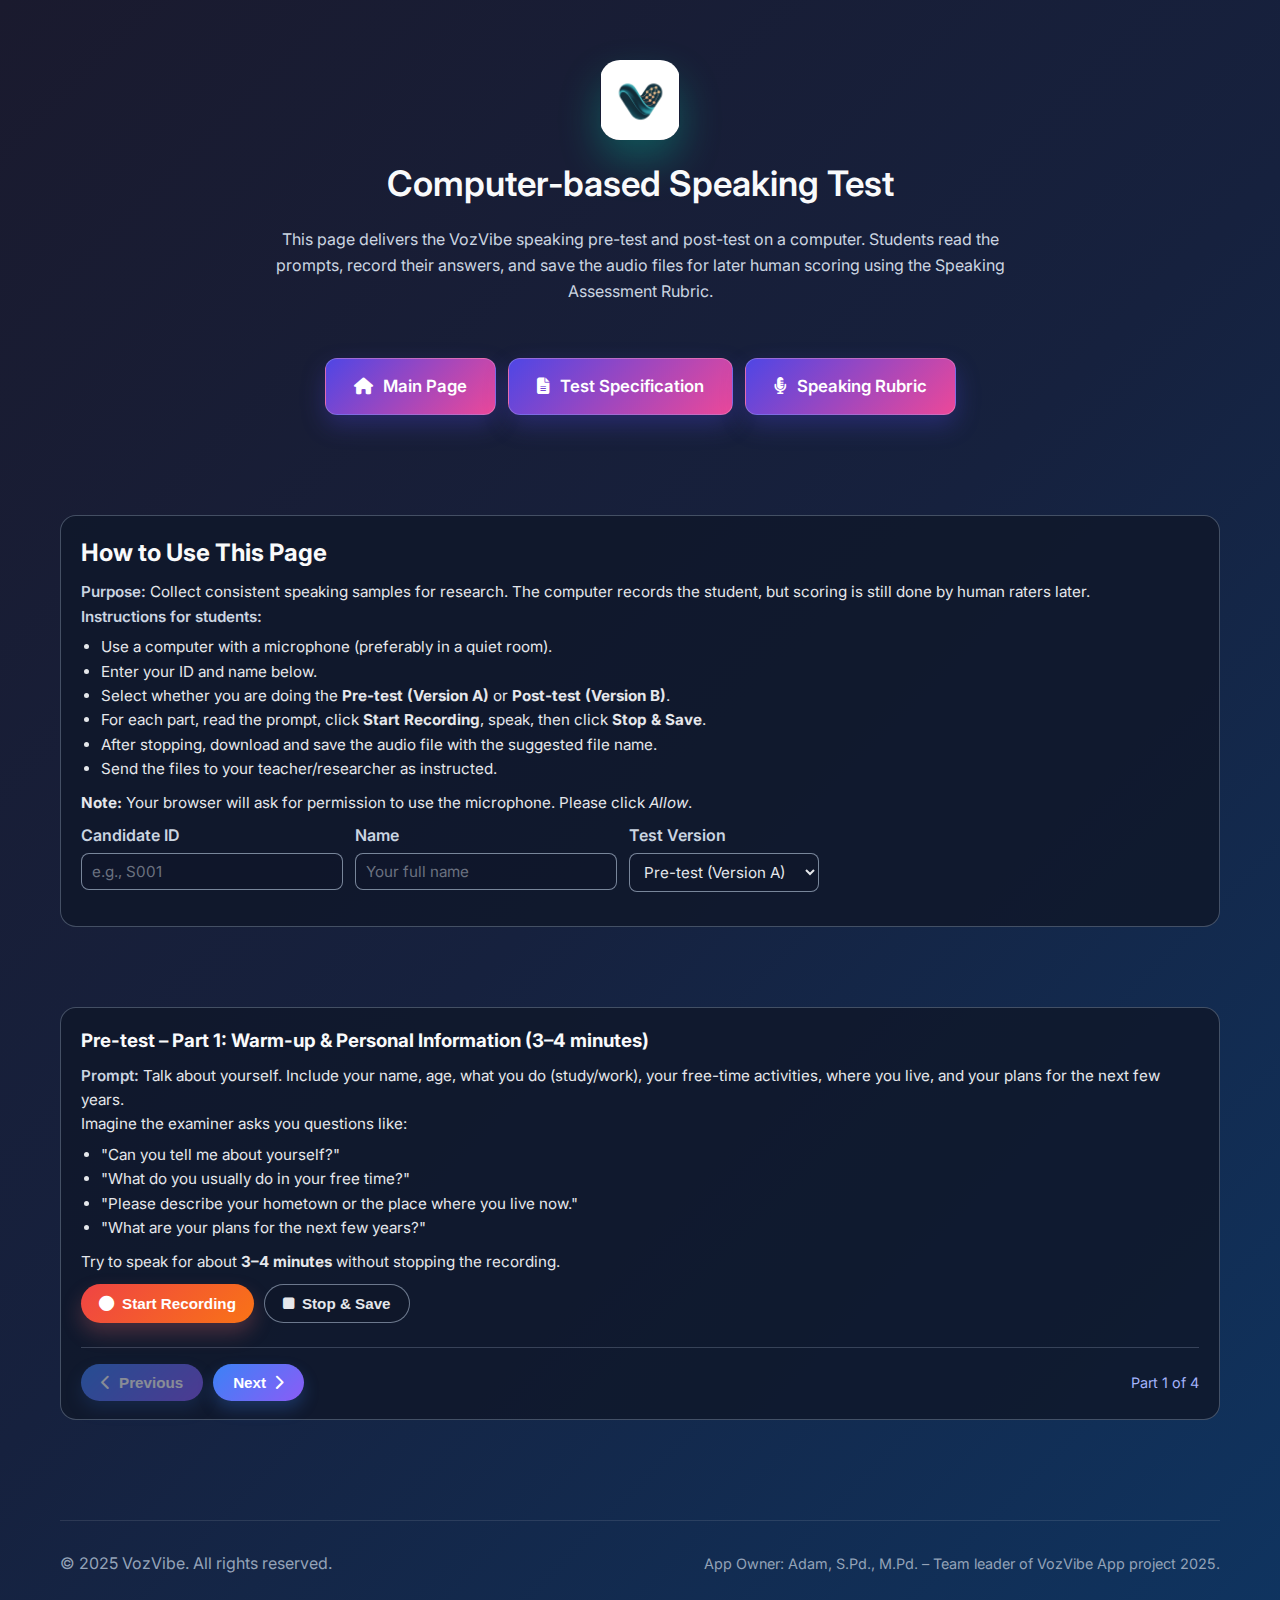
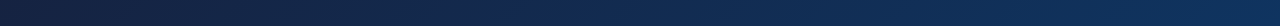
<file: speaking_test_online.html>
<!DOCTYPE html>
<html lang="en">
<head>
    <meta charset="UTF-8" />
    <meta name="viewport" content="width=device-width, initial-scale=1.0" />
    <title>Computer-based Speaking Test – VozVibe Research</title>

    <link rel="stylesheet" href="styles.css" />
    <link href="https://fonts.googleapis.com/css2?family=Inter:wght@300;400;500;600;700&display=swap" rel="stylesheet" />
    <link rel="stylesheet" href="https://cdnjs.cloudflare.com/ajax/libs/font-awesome/6.4.0/css/all.min.css" />

    <style>
        .cb-test-page {
            color: #e5e7eb;
        }
        .cb-test-title {
            font-size: 2.2rem;
            font-weight: 600;
            color: #f9fafb;
            margin-bottom: 0.5rem;
        }
        .cb-test-subtitle {
            color: #cbd5e1;
            margin-bottom: 1.5rem;
            max-width: 760px;
        }
        .cb-test-card {
            background: rgba(15, 23, 42, 0.85);
            border-radius: 16px;
            padding: 18px 20px;
            margin-bottom: 1.25rem;
            border: 1px solid rgba(148, 163, 184, 0.4);
        }
        .cb-test-card h2,
        .cb-test-card h3 {
            color: #f9fafb;
            margin-bottom: 0.5rem;
        }
        .cb-test-card p,
        .cb-test-card ul,
        .cb-test-card ol {
            color: #e5e7eb;
            font-size: 0.95rem;
        }
        .cb-test-card ul,
        .cb-test-card ol {
            padding-left: 1.25rem;
            margin: 0.4rem 0 0.6rem;
        }
        .cb-label {
            font-weight: 600;
            color: #cbd5e1;
        }
        .cb-form-row {
            display: flex;
            flex-wrap: wrap;
            gap: 12px;
            margin: 0.5rem 0 1rem;
        }
        .cb-form-group {
            display: flex;
            flex-direction: column;
            gap: 4px;
            min-width: 180px;
        }
        .cb-input,
        .cb-select {
            padding: 8px 10px;
            border-radius: 8px;
            border: 1px solid rgba(148, 163, 184, 0.8);
            background: rgba(15, 23, 42, 0.8);
            color: #e5e7eb;
            font-family: inherit;
            font-size: 0.95rem;
        }
        .cb-input::placeholder {
            color: #6b7280;
        }
        .cb-record-buttons {
            display: flex;
            gap: 10px;
            margin-top: 0.6rem;
            flex-wrap: wrap;
        }
        .cb-btn-record,
        .cb-btn-stop {
            padding: 10px 18px;
            border-radius: 999px;
            border: none;
            font-weight: 600;
            font-size: 0.95rem;
            display: inline-flex;
            align-items: center;
            gap: 8px;
            cursor: pointer;
            transition: all 0.2s ease;
        }
        .cb-btn-record {
            background: linear-gradient(135deg, #ef4444 0%, #f97316 100%);
            color: #fff;
            box-shadow: 0 10px 20px rgba(248, 113, 113, 0.25);
        }
        .cb-btn-record:hover {
            transform: translateY(-1px);
            box-shadow: 0 14px 26px rgba(248, 113, 113, 0.35);
        }
        .cb-btn-stop {
            background: rgba(15, 23, 42, 0.9);
            color: #e5e7eb;
            border: 1px solid rgba(148, 163, 184, 0.7);
        }
        .cb-btn-stop:hover {
            background: rgba(15, 23, 42, 1);
        }
        .cb-status {
            margin-top: 0.4rem;
            font-size: 0.85rem;
            color: #a5b4fc;
        }
        .cb-recordings {
            margin-top: 0.6rem;
            font-size: 0.9rem;
        }
        .cb-recordings a {
            color: #38bdf8;
            text-decoration: none;
        }
        .cb-recordings a:hover {
            text-decoration: underline;
        }
        .cb-image {
            display: block;
            max-width: 100%;
            border-radius: 12px;
            border: 1px solid rgba(148, 163, 184, 0.5);
            margin: 10px 0 14px;
        }
        .cb-nav-buttons {
            display: flex;
            gap: 10px;
            margin-top: 1.5rem;
            padding-top: 1rem;
            border-top: 1px solid rgba(148, 163, 184, 0.3);
        }
        .cb-btn-nav {
            padding: 10px 20px;
            border-radius: 999px;
            border: none;
            font-weight: 600;
            font-size: 0.95rem;
            display: inline-flex;
            align-items: center;
            gap: 8px;
            cursor: pointer;
            transition: all 0.2s ease;
            background: linear-gradient(135deg, #3b82f6 0%, #8b5cf6 100%);
            color: #fff;
            box-shadow: 0 8px 16px rgba(59, 130, 246, 0.25);
        }
        .cb-btn-nav:hover:not(:disabled) {
            transform: translateY(-1px);
            box-shadow: 0 12px 20px rgba(59, 130, 246, 0.35);
        }
        .cb-btn-nav:disabled {
            opacity: 0.5;
            cursor: not-allowed;
        }
        .cb-progress {
            font-size: 0.9rem;
            color: #a5b4fc;
            margin-left: auto;
            display: flex;
            align-items: center;
        }
        @media (max-width: 640px) {
            .cb-form-row {
                flex-direction: column;
            }
            .cb-nav-buttons {
                flex-wrap: wrap;
            }
        }
    </style>
</head>
<body>
    <div class="container cb-test-page" id="cbSpeakingTest">
        <header class="header">
            <div class="logo-section">
                <div class="logo-container">
                    <img src="vozvibe_logo2.png" alt="VozVibe Logo" class="app-logo" />
                </div>
                <div class="title-group">
                    <h1 class="cb-test-title">Computer-based Speaking Test</h1>
                    <p class="cb-test-subtitle">
                        This page delivers the VozVibe speaking pre-test and post-test on a computer. Students read the prompts,
                        record their answers, and save the audio files for later human scoring using the Speaking Assessment Rubric.
                    </p>
                </div>
            </div>

            <div class="nav-buttons">
                <a href="index.html" class="nav-button">
                    <i class="fas fa-home"></i> Main Page
                </a>
                <a href="speaking_test.html" class="nav-button" target="_blank" rel="noopener">
                    <i class="fas fa-file-alt"></i> Test Specification
                </a>
                <a href="speaking_rubric.html" class="nav-button" target="_blank" rel="noopener">
                    <i class="fas fa-microphone-alt"></i> Speaking Rubric
                </a>
            </div>
        </header>

        <main class="main-content">
            <section class="cb-test-card">
                <h2>How to Use This Page</h2>
                <p><span class="cb-label">Purpose:</span> Collect consistent speaking samples for research. The computer records the
                    student, but scoring is still done by human raters later.</p>
                <p><span class="cb-label">Instructions for students:</span></p>
                <ul>
                    <li>Use a computer with a microphone (preferably in a quiet room).</li>
                    <li>Enter your ID and name below.</li>
                    <li>Select whether you are doing the <strong>Pre-test (Version A)</strong> or <strong>Post-test (Version B)</strong>.</li>
                    <li>For each part, read the prompt, click <strong>Start Recording</strong>, speak, then click <strong>Stop &amp; Save</strong>.</li>
                    <li>After stopping, download and save the audio file with the suggested file name.</li>
                    <li>Send the files to your teacher/researcher as instructed.</li>
                </ul>
                <p class="cb-status"><strong>Note:</strong> Your browser will ask for permission to use the microphone. Please click
                    <em>Allow</em>.</p>

                <div class="cb-form-row">
                    <div class="cb-form-group">
                        <label for="cbCandidateId" class="cb-label">Candidate ID</label>
                        <input id="cbCandidateId" class="cb-input" type="text" placeholder="e.g., S001" />
                    </div>
                    <div class="cb-form-group">
                        <label for="cbCandidateName" class="cb-label">Name</label>
                        <input id="cbCandidateName" class="cb-input" type="text" placeholder="Your full name" />
                    </div>
                    <div class="cb-form-group">
                        <label for="cbTestVersion" class="cb-label">Test Version</label>
                        <select id="cbTestVersion" class="cb-select">
                            <option value="pre">Pre-test (Version A)</option>
                            <option value="post">Post-test (Version B)</option>
                        </select>
                    </div>
                </div>
            </section>

            <!-- PRE-TEST VERSION A -->
            <section class="cb-test-card cb-test-section-pre" data-part-key="pre_part1">
                <h3>Pre-test – Part 1: Warm-up &amp; Personal Information (3–4 minutes)</h3>
                <p><span class="cb-label">Prompt:</span> Talk about yourself. Include your name, age, what you do (study/work),
                    your free-time activities, where you live, and your plans for the next few years.</p>
                <p>Imagine the examiner asks you questions like:</p>
                <ul>
                    <li>"Can you tell me about yourself?"</li>
                    <li>"What do you usually do in your free time?"</li>
                    <li>"Please describe your hometown or the place where you live now."</li>
                    <li>"What are your plans for the next few years?"</li>
                </ul>
                <p>Try to speak for about <strong>3–4 minutes</strong> without stopping the recording.</p>

                <div class="cb-record-buttons">
                    <button type="button" class="cb-btn-record" onclick="startSpeakingTestRecording('pre_part1')">
                        <i class="fas fa-circle"></i> Start Recording
                    </button>
                    <button type="button" class="cb-btn-stop" onclick="stopSpeakingTestRecording('pre_part1')">
                        <i class="fas fa-stop"></i> Stop &amp; Save
                    </button>
                </div>
                <div class="cb-status" id="cb-status-pre_part1"></div>
                <div class="cb-recordings" id="cb-recordings-pre_part1"></div>
                
                <div class="cb-nav-buttons">
                    <button type="button" class="cb-btn-nav" id="cb-prev-btn" onclick="goToPreviousPart()">
                        <i class="fas fa-chevron-left"></i> Previous
                    </button>
                    <button type="button" class="cb-btn-nav" id="cb-next-btn" onclick="goToNextPart()">
                        Next <i class="fas fa-chevron-right"></i>
                    </button>
                    <span class="cb-progress" id="cb-progress"></span>
                </div>
            </section>

            <section class="cb-test-card cb-test-section-pre" data-part-key="pre_part2">
                <h3>Pre-test – Part 2: Picture Description (4–5 minutes)</h3>
                <p><span class="cb-label">Prompt:</span> Look at the picture of a busy market below. Describe what you see and what
                    might be happening.</p>
                <img src="images/pre_market_scene.png" alt="Busy market scene" class="cb-image" />
                <p>You can talk about:</p>
                <ul>
                    <li>Where the market might be.</li>
                    <li>What the people are doing.</li>
                    <li>What you think the place feels like (noisy, crowded, exciting, etc.).</li>
                    <li>Whether you would like to visit this place and why.</li>
                </ul>
                <p>Try to speak for about <strong>1–2 minutes</strong> after a short moment to think.</p>

                <div class="cb-record-buttons">
                    <button type="button" class="cb-btn-record" onclick="startSpeakingTestRecording('pre_part2')">
                        <i class="fas fa-circle"></i> Start Recording
                    </button>
                    <button type="button" class="cb-btn-stop" onclick="stopSpeakingTestRecording('pre_part2')">
                        <i class="fas fa-stop"></i> Stop &amp; Save
                    </button>
                </div>
                <div class="cb-status" id="cb-status-pre_part2"></div>
                <div class="cb-recordings" id="cb-recordings-pre_part2"></div>
                
                <div class="cb-nav-buttons">
                    <button type="button" class="cb-btn-nav" id="cb-prev-btn" onclick="goToPreviousPart()">
                        <i class="fas fa-chevron-left"></i> Previous
                    </button>
                    <button type="button" class="cb-btn-nav" id="cb-next-btn" onclick="goToNextPart()">
                        Next <i class="fas fa-chevron-right"></i>
                    </button>
                    <span class="cb-progress" id="cb-progress"></span>
                </div>
            </section>

            <section class="cb-test-card cb-test-section-pre" data-part-key="pre_part3">
                <h3>Pre-test – Part 3: Role-play – Restaurant (5–6 minutes)</h3>
                <p><span class="cb-label">Prompt:</span> Imagine you are in a restaurant for the first time. You are the customer.
                    You want to order food and ask about some items on the menu.</p>
                <p>In your answer, try to:</p>
                <ul>
                    <li>Ask about at least two menu items (ingredients, spiciness, recommendation).</li>
                    <li>Order a drink and a main course.</li>
                    <li>Ask one more question (for example, about waiting time or dessert).</li>
                </ul>
                <p>Speak as if you are talking to the waiter/waitress for about <strong>5–6 minutes</strong>.</p>

                <div class="cb-record-buttons">
                    <button type="button" class="cb-btn-record" onclick="startSpeakingTestRecording('pre_part3')">
                        <i class="fas fa-circle"></i> Start Recording
                    </button>
                    <button type="button" class="cb-btn-stop" onclick="stopSpeakingTestRecording('pre_part3')">
                        <i class="fas fa-stop"></i> Stop &amp; Save
                    </button>
                </div>
                <div class="cb-status" id="cb-status-pre_part3"></div>
                <div class="cb-recordings" id="cb-recordings-pre_part3"></div>
                
                <div class="cb-nav-buttons">
                    <button type="button" class="cb-btn-nav" id="cb-prev-btn" onclick="goToPreviousPart()">
                        <i class="fas fa-chevron-left"></i> Previous
                    </button>
                    <button type="button" class="cb-btn-nav" id="cb-next-btn" onclick="goToNextPart()">
                        Next <i class="fas fa-chevron-right"></i>
                    </button>
                    <span class="cb-progress" id="cb-progress"></span>
                </div>
            </section>

            <section class="cb-test-card cb-test-section-pre" data-part-key="pre_part4">
                <h3>Pre-test – Part 4: Topic Discussion – Favourite Hobby (4–5 minutes)</h3>
                <p><span class="cb-label">Prompt:</span> Talk about your favourite hobby in detail.</p>
                <p>You can answer questions like:</p>
                <ul>
                    <li>What is your favourite hobby, and when did you start it?</li>
                    <li>Why do you enjoy this hobby?</li>
                    <li>How often do you do it, and with whom?</li>
                    <li>How has this hobby changed your life or your daily routine?</li>
                    <li>Do you think you will still have this hobby in the future? Why or why not?</li>
                </ul>

                <div class="cb-record-buttons">
                    <button type="button" class="cb-btn-record" onclick="startSpeakingTestRecording('pre_part4')">
                        <i class="fas fa-circle"></i> Start Recording
                    </button>
                    <button type="button" class="cb-btn-stop" onclick="stopSpeakingTestRecording('pre_part4')">
                        <i class="fas fa-stop"></i> Stop &amp; Save
                    </button>
                </div>
                <div class="cb-status" id="cb-status-pre_part4"></div>
                <div class="cb-recordings" id="cb-recordings-pre_part4"></div>
                
                <div class="cb-nav-buttons">
                    <button type="button" class="cb-btn-nav" id="cb-prev-btn" onclick="goToPreviousPart()">
                        <i class="fas fa-chevron-left"></i> Previous
                    </button>
                    <button type="button" class="cb-btn-nav" id="cb-next-btn" onclick="goToNextPart()">
                        Next <i class="fas fa-chevron-right"></i>
                    </button>
                    <span class="cb-progress" id="cb-progress"></span>
                </div>
            </section>

            <!-- POST-TEST VERSION B -->
            <section class="cb-test-card cb-test-section-post" data-part-key="post_part1">
                <h3>Post-test – Part 1: Warm-up &amp; Daily Life (3–4 minutes)</h3>
                <p><span class="cb-label">Prompt:</span> Talk about your daily life. Include your daily routine on weekdays, what you
                    usually do on weekends, and your goals for study or career.</p>
                <p>Imagine the examiner asks you questions like:</p>
                <ul>
                    <li>"Can you tell me about your daily routine on a weekday?"</li>
                    <li>"What do you usually do on weekends?"</li>
                    <li>"Please describe the place where you study or work."</li>
                    <li>"What goals do you have for your future study or career?"</li>
                </ul>

                <div class="cb-record-buttons">
                    <button type="button" class="cb-btn-record" onclick="startSpeakingTestRecording('post_part1')">
                        <i class="fas fa-circle"></i> Start Recording
                    </button>
                    <button type="button" class="cb-btn-stop" onclick="stopSpeakingTestRecording('post_part1')">
                        <i class="fas fa-stop"></i> Stop &amp; Save
                    </button>
                </div>
                <div class="cb-status" id="cb-status-post_part1"></div>
                <div class="cb-recordings" id="cb-recordings-post_part1"></div>
                
                <div class="cb-nav-buttons">
                    <button type="button" class="cb-btn-nav" id="cb-prev-btn" onclick="goToPreviousPart()">
                        <i class="fas fa-chevron-left"></i> Previous
                    </button>
                    <button type="button" class="cb-btn-nav" id="cb-next-btn" onclick="goToNextPart()">
                        Next <i class="fas fa-chevron-right"></i>
                    </button>
                    <span class="cb-progress" id="cb-progress"></span>
                </div>
            </section>

            <section class="cb-test-card cb-test-section-post" data-part-key="post_part2">
                <h3>Post-test – Part 2: Picture Description (4–5 minutes)</h3>
                <p><span class="cb-label">Prompt:</span> Look at the picture of an airport below. Describe what you see and what might
                    be happening.</p>
                <img src="images/post_airport_scene.png" alt="Airport scene" class="cb-image" />
                <p>You can talk about:</p>
                <ul>
                    <li>Where the people might be going or coming from.</li>
                    <li>What people are doing in the picture.</li>
                    <li>How you feel when you are at an airport.</li>
                    <li>Whether you prefer travelling by plane or another type of transport, and why.</li>
                </ul>

                <div class="cb-record-buttons">
                    <button type="button" class="cb-btn-record" onclick="startSpeakingTestRecording('post_part2')">
                        <i class="fas fa-circle"></i> Start Recording
                    </button>
                    <button type="button" class="cb-btn-stop" onclick="stopSpeakingTestRecording('post_part2')">
                        <i class="fas fa-stop"></i> Stop &amp; Save
                    </button>
                </div>
                <div class="cb-status" id="cb-status-post_part2"></div>
                <div class="cb-recordings" id="cb-recordings-post_part2"></div>
                
                <div class="cb-nav-buttons">
                    <button type="button" class="cb-btn-nav" id="cb-prev-btn" onclick="goToPreviousPart()">
                        <i class="fas fa-chevron-left"></i> Previous
                    </button>
                    <button type="button" class="cb-btn-nav" id="cb-next-btn" onclick="goToNextPart()">
                        Next <i class="fas fa-chevron-right"></i>
                    </button>
                    <span class="cb-progress" id="cb-progress"></span>
                </div>
            </section>

            <section class="cb-test-card cb-test-section-post" data-part-key="post_part3">
                <h3>Post-test – Part 3: Role-play – Returning a Purchase (5–6 minutes)</h3>
                <p><span class="cb-label">Prompt:</span> Imagine you bought a piece of clothing that does not fit you well. You return
                    to the shop to explain the problem and ask to change or return it.</p>
                <p>In your answer, try to:</p>
                <ul>
                    <li>Explain clearly what the problem is.</li>
                    <li>Ask if you can exchange the item or get a refund.</li>
                    <li>Respond to questions from the shop assistant (for example, about the receipt or when you bought it).</li>
                </ul>

                <div class="cb-record-buttons">
                    <button type="button" class="cb-btn-record" onclick="startSpeakingTestRecording('post_part3')">
                        <i class="fas fa-circle"></i> Start Recording
                    </button>
                    <button type="button" class="cb-btn-stop" onclick="stopSpeakingTestRecording('post_part3')">
                        <i class="fas fa-stop"></i> Stop &amp; Save
                    </button>
                </div>
                <div class="cb-status" id="cb-status-post_part3"></div>
                <div class="cb-recordings" id="cb-recordings-post_part3"></div>
                
                <div class="cb-nav-buttons">
                    <button type="button" class="cb-btn-nav" id="cb-prev-btn" onclick="goToPreviousPart()">
                        <i class="fas fa-chevron-left"></i> Previous
                    </button>
                    <button type="button" class="cb-btn-nav" id="cb-next-btn" onclick="goToNextPart()">
                        Next <i class="fas fa-chevron-right"></i>
                    </button>
                    <span class="cb-progress" id="cb-progress"></span>
                </div>
            </section>

            <section class="cb-test-card cb-test-section-post" data-part-key="post_part4">
                <h3>Post-test – Part 4: Topic Discussion – Cultural Traditions (4–5 minutes)</h3>
                <p><span class="cb-label">Prompt:</span> Talk about an important festival or tradition in your culture.</p>
                <p>You can answer questions like:</p>
                <ul>
                    <li>What is the festival or tradition, and when does it happen?</li>
                    <li>What do people usually do during this festival or tradition?</li>
                    <li>Why is it important for you or for people in your country?</li>
                    <li>Has it changed over time? How?</li>
                    <li>Do you think young people will continue this tradition in the future? Why or why not?</li>
                </ul>

                <div class="cb-record-buttons">
                    <button type="button" class="cb-btn-record" onclick="startSpeakingTestRecording('post_part4')">
                        <i class="fas fa-circle"></i> Start Recording
                    </button>
                    <button type="button" class="cb-btn-stop" onclick="stopSpeakingTestRecording('post_part4')">
                        <i class="fas fa-stop"></i> Stop &amp; Save
                    </button>
                </div>
                <div class="cb-status" id="cb-status-post_part4"></div>
                <div class="cb-recordings" id="cb-recordings-post_part4"></div>
                
                <div class="cb-nav-buttons">
                    <button type="button" class="cb-btn-nav" id="cb-prev-btn" onclick="goToPreviousPart()">
                        <i class="fas fa-chevron-left"></i> Previous
                    </button>
                    <button type="button" class="cb-btn-nav" id="cb-next-btn" onclick="goToNextPart()">
                        Next <i class="fas fa-chevron-right"></i>
                    </button>
                    <span class="cb-progress" id="cb-progress"></span>
                </div>
            </section>
        </main>

        <footer class="footer">
            <div class="footer-content">
                <p>&copy; 2025 VozVibe. All rights reserved.</p>
                <p class="app-owner">App Owner: Adam, S.Pd., M.Pd. – Team leader of VozVibe App project 2025.</p>
            </div>
        </footer>
    </div>

    <script src="script.js"></script>
</body>
</html>
</file>
<file: styles.css>
/* Reset and Base Styles */
* {
    margin: 0;
    padding: 0;
    box-sizing: border-box;
}

body {
    font-family: 'Inter', -apple-system, BlinkMacSystemFont, 'Segoe UI', Roboto, sans-serif;
    line-height: 1.6;
    color: #333;
    background: linear-gradient(135deg, #1a1a2e 0%, #16213e 50%, #0f3460 100%);
    min-height: 100vh;
}

/* Container */
.container {
    max-width: 1200px;
    margin: 0 auto;
    padding: 20px;
    min-height: 100vh;
    display: flex;
    flex-direction: column;
}

/* Header */
.header {
    text-align: center;
    margin-bottom: 60px;
    padding: 40px 0;
}

.logo-section {
    display: flex;
    flex-direction: column;
    align-items: center;
    justify-content: center;
    gap: 15px;
    margin-bottom: 25px;
}

.logo-container {
    display: flex;
    align-items: center;
    justify-content: center;
}

.title-group {
    display: flex;
    flex-direction: column;
    align-items: center;
    text-align: center;
    gap: 8px;
}

.app-logo {
    width: 80px;
    height: 80px;
    border-radius: 20px;
    box-shadow: 0 20px 40px rgba(0, 212, 170, 0.3);
    object-fit: contain;
}

.app-title {
    font-size: 3.5rem;
    font-weight: 700;
    background: linear-gradient(135deg, #00d4aa 0%, #4f46e5 50%, #ec4899 100%);
    -webkit-background-clip: text;
    -webkit-text-fill-color: transparent;
    background-clip: text;
    margin: 0;
}

.app-owner-highlight {
    font-size: 0.95rem;
    color: #cbd5e1;
    font-weight: 400;
    max-width: 600px;
    line-height: 1.5;
}

.tagline {
    font-size: 1.3rem;
    color: #94a3b8;
    font-weight: 300;
    margin-top: 10px;
}

.nav-buttons {
    display: flex;
    flex-wrap: wrap;
    justify-content: center;
    gap: 12px;
    margin-top: 30px;
}

.nav-button {
    display: inline-flex;
    align-items: center;
    gap: 10px;
    padding: 14px 28px;
    background: linear-gradient(135deg, #4f46e5 0%, #ec4899 100%);
    border: 1px solid rgba(255, 255, 255, 0.2);
    border-radius: 12px;
    color: white;
    text-decoration: none;
    font-weight: 600;
    font-size: 1.05rem;
    transition: all 0.3s ease;
    box-shadow: 0 10px 25px rgba(79, 70, 229, 0.3);
}

.nav-button:hover {
    transform: translateY(-3px);
    box-shadow: 0 15px 35px rgba(79, 70, 229, 0.4);
    background: linear-gradient(135deg, #5b52ee 0%, #f260a7 100%);
}

/* Main Content */
.main-content {
    flex: 1;
    display: flex;
    flex-direction: column;
    gap: 60px;
}

/* Hero Section */
.hero-section {
    text-align: center;
    color: white;
}

.welcome-title {
    font-size: 2.5rem;
    font-weight: 600;
    margin-bottom: 20px;
    color: white;
}

.description {
    font-size: 1.2rem;
    color: #cbd5e1;
    max-width: 800px;
    margin: 0 auto 50px;
    line-height: 1.8;
}

/* Features Grid */
.features-grid {
    display: grid;
    grid-template-columns: repeat(auto-fit, minmax(300px, 1fr));
    gap: 30px;
    margin-top: 40px;
}

.feature-card {
    background: rgba(255, 255, 255, 0.05);
    backdrop-filter: blur(10px);
    border: 1px solid rgba(255, 255, 255, 0.1);
    border-radius: 20px;
    padding: 30px;
    text-align: center;
    transition: all 0.3s ease;
}

.feature-card:hover {
    transform: translateY(-5px);
    background: rgba(255, 255, 255, 0.08);
    box-shadow: 0 20px 40px rgba(0, 0, 0, 0.2);
}

.feature-card i {
    font-size: 3rem;
    margin-bottom: 20px;
    background: linear-gradient(135deg, #00d4aa 0%, #4f46e5 50%, #ec4899 100%);
    -webkit-background-clip: text;
    -webkit-text-fill-color: transparent;
    background-clip: text;
}

.feature-card h3 {
    font-size: 1.3rem;
    font-weight: 600;
    margin-bottom: 15px;
    color: white;
}

.feature-card p {
    color: #cbd5e1;
    line-height: 1.6;
}

/* Download Section */
.download-section {
    display: flex;
    flex-direction: column;
    gap: 30px;
    align-items: center;
}

.download-card {
    background: rgba(255, 255, 255, 0.95);
    border-radius: 24px;
    padding: 40px;
    box-shadow: 0 30px 60px rgba(0, 0, 0, 0.2);
    backdrop-filter: blur(20px);
    border: 1px solid rgba(255, 255, 255, 0.2);
    width: 100%;
    max-width: 600px;
}

.download-header {
    text-align: center;
    margin-bottom: 40px;
}

.download-header h2 {
    font-size: 2rem;
    font-weight: 600;
    margin-bottom: 10px;
    color: #1a1a2e;
}

.download-header p {
    color: #64748b;
    font-size: 1.1rem;
}

.download-info {
    display: flex;
    flex-direction: column;
    gap: 30px;
}

.app-info {
    display: flex;
    align-items: center;
    gap: 20px;
    padding: 20px;
    background: #f8fafc;
    border-radius: 16px;
    border: 1px solid #e2e8f0;
}

.app-icon {
    width: 60px;
    height: 60px;
    border-radius: 12px;
    background: linear-gradient(135deg, #34d399 0%, #10b981 100%);
    display: flex;
    align-items: center;
    justify-content: center;
    font-size: 2rem;
    color: white;
}

.app-details h3 {
    font-size: 1.3rem;
    font-weight: 600;
    margin-bottom: 5px;
    color: #1a1a2e;
}

.app-details p {
    color: #64748b;
    margin: 2px 0;
}

.download-buttons {
    display: flex;
    flex-direction: column;
    gap: 15px;
}

.download-btn {
    padding: 16px 32px;
    border: none;
    border-radius: 12px;
    font-size: 1.1rem;
    font-weight: 600;
    cursor: pointer;
    transition: all 0.3s ease;
    display: flex;
    align-items: center;
    justify-content: center;
    gap: 10px;
}

.download-btn.primary {
    background: linear-gradient(135deg, #00d4aa 0%, #4f46e5 100%);
    color: white;
    box-shadow: 0 10px 20px rgba(0, 212, 170, 0.3);
}

.download-btn.primary:hover {
    transform: translateY(-2px);
    box-shadow: 0 15px 30px rgba(0, 212, 170, 0.4);
}

.download-btn.secondary {
    background: transparent;
    color: #4f46e5;
    border: 2px solid #4f46e5;
}

.download-btn.secondary:hover {
    background: #4f46e5;
    color: white;
    transform: translateY(-2px);
}

/* What's New Section */
.whats-new-section {
    width: 100%;
    max-width: 600px;
}

.whats-new-card {
    background: rgba(255, 255, 255, 0.95);
    border-radius: 20px;
    padding: 30px;
    box-shadow: 0 20px 40px rgba(0, 0, 0, 0.1);
    backdrop-filter: blur(20px);
    border: 1px solid rgba(255, 255, 255, 0.2);
}

.whats-new-card h3 {
    color: #1a1a2e;
    font-size: 1.5rem;
    font-weight: 600;
    margin-bottom: 20px;
    display: flex;
    align-items: center;
    gap: 10px;
}

.whats-new-card h3 i {
    color: #fbbf24;
    font-size: 1.3rem;
}

.whats-new-list {
    list-style: none;
    padding: 0;
}

.whats-new-list li {
    color: #475569;
    padding: 12px 0;
    border-bottom: 1px solid #e2e8f0;
    display: flex;
    align-items: flex-start;
    gap: 12px;
    line-height: 1.6;
}

.whats-new-list li:last-child {
    border-bottom: none;
}

.whats-new-list li i {
    color: #10b981;
    font-size: 1rem;
    margin-top: 3px;
    flex-shrink: 0;
}

/* Warning Notice */
.warning-notice {
    background: rgba(255, 193, 7, 0.1);
    border: 1px solid rgba(255, 193, 7, 0.3);
    border-radius: 16px;
    padding: 20px;
    max-width: 600px;
    width: 100%;
}

.notice-content {
    display: flex;
    align-items: flex-start;
    gap: 15px;
}

.notice-content i {
    color: #fbbf24;
    font-size: 1.5rem;
    margin-top: 2px;
}

.notice-content h4 {
    color: #fbbf24;
    font-weight: 600;
    margin-bottom: 5px;
}

.notice-content p {
    color: #cbd5e1;
    line-height: 1.6;
}

/* Install Guide */
.install-guide {
    width: 100%;
    max-width: 600px;
    margin-top: 30px;
}

.guide-card {
    background: rgba(255, 255, 255, 0.95);
    border-radius: 20px;
    padding: 30px;
    box-shadow: 0 20px 40px rgba(0, 0, 0, 0.1);
}

.guide-card h3 {
    color: #1a1a2e;
    font-size: 1.5rem;
    font-weight: 600;
    margin-bottom: 20px;
    text-align: center;
}

.install-steps {
    list-style: none;
    counter-reset: step-counter;
}

.install-steps li {
    counter-increment: step-counter;
    margin-bottom: 20px;
    padding-left: 40px;
    position: relative;
}

.install-steps li::before {
    content: counter(step-counter);
    position: absolute;
    left: 0;
    top: 0;
    background: linear-gradient(135deg, #00d4aa 0%, #4f46e5 100%);
    color: white;
    width: 28px;
    height: 28px;
    border-radius: 50%;
    display: flex;
    align-items: center;
    justify-content: center;
    font-weight: 600;
    font-size: 0.9rem;
}

.install-steps li strong {
    display: block;
    color: #1a1a2e;
    font-weight: 600;
    margin-bottom: 5px;
}

.install-steps li p {
    color: #64748b;
    line-height: 1.6;
}

.close-guide {
    background: #ef4444;
    color: white;
    border: none;
    padding: 12px 24px;
    border-radius: 8px;
    font-weight: 600;
    cursor: pointer;
    margin-top: 20px;
    display: flex;
    align-items: center;
    gap: 8px;
    transition: all 0.3s ease;
}

.close-guide:hover {
    background: #dc2626;
    transform: translateY(-1px);
}

/* Footer */
.footer {
    margin-top: 80px;
    padding: 30px 0;
    border-top: 1px solid rgba(255, 255, 255, 0.1);
}

.footer-content {
    display: flex;
    justify-content: space-between;
    align-items: center;
    flex-wrap: wrap;
    gap: 20px;
}

.footer-content p {
    color: #94a3b8;
}

.footer-content .app-owner {
    font-size: 0.9rem;
    color: #94a3b8;
    text-align: center;
}

.footer-links {
    display: flex;
    gap: 20px;
}

.footer-links a {
    color: #94a3b8;
    text-decoration: none;
    transition: color 0.3s ease;
}

.footer-links a:hover {
    color: #00d4aa;
}

/* Responsive Design */
@media (max-width: 768px) {
    .container {
        padding: 15px;
    }
    
    .app-title {
        font-size: 2.5rem;
    }
    
    .app-logo {
        width: 60px;
        height: 60px;
    }
    
    .app-owner-highlight {
        font-size: 0.85rem;
    }
    
    .welcome-title {
        font-size: 2rem;
    }
    
    .description {
        font-size: 1.1rem;
    }
    
    .features-grid {
        grid-template-columns: 1fr;
        gap: 20px;
    }
    
    .download-card {
        padding: 30px 20px;
    }
    
    .app-info {
        flex-direction: column;
        text-align: center;
        gap: 15px;
    }
    
    .download-buttons {
        gap: 12px;
    }
    
    .footer-content {
        flex-direction: column;
        text-align: center;
    }
    
    .footer-links {
        justify-content: center;
    }
    
    .nav-button {
        padding: 12px 20px;
        font-size: 0.95rem;
    }
}

@media (max-width: 480px) {
    .app-title {
        font-size: 2rem;
    }
    
    .welcome-title {
        font-size: 1.8rem;
    }
    
    .download-btn {
        padding: 14px 24px;
        font-size: 1rem;
    }
}

/* ========================================
   Resource Cards Section
   ======================================== */

.resources-section {
    margin-bottom: 60px;
}

.resources-section.secondary-section {
    background: rgba(15, 23, 42, 0.3);
    border-radius: 20px;
    padding: 40px;
    border: 1px solid rgba(148, 163, 184, 0.1);
}

.section-title {
    font-size: 2rem;
    font-weight: 700;
    color: #f9fafb;
    text-align: center;
    margin-bottom: 10px;
}

.section-subtitle {
    font-size: 1.1rem;
    color: #94a3b8;
    text-align: center;
    margin-bottom: 40px;
}

.resource-cards {
    display: grid;
    grid-template-columns: repeat(auto-fit, minmax(280px, 1fr));
    gap: 24px;
}

.resource-cards.compact {
    grid-template-columns: repeat(auto-fit, minmax(300px, 1fr));
    gap: 20px;
}

.resource-card {
    background: rgba(15, 23, 42, 0.7);
    border-radius: 16px;
    padding: 30px;
    border: 1px solid rgba(148, 163, 184, 0.2);
    transition: all 0.3s ease;
    display: flex;
    flex-direction: column;
    gap: 16px;
}

.resource-card:hover {
    transform: translateY(-5px);
    border-color: rgba(99, 102, 241, 0.5);
    box-shadow: 0 12px 30px rgba(99, 102, 241, 0.2);
}

.resource-card.highlight-card {
    border: 2px solid rgba(16, 185, 129, 0.3);
    background: rgba(16, 185, 129, 0.05);
}

.resource-card.highlight-card:hover {
    border-color: rgba(16, 185, 129, 0.6);
    box-shadow: 0 12px 30px rgba(16, 185, 129, 0.3);
}

.resource-card.compact-card {
    padding: 25px;
}

.card-icon {
    width: 60px;
    height: 60px;
    border-radius: 12px;
    display: flex;
    align-items: center;
    justify-content: center;
    font-size: 1.8rem;
    margin-bottom: 8px;
}

.card-icon.primary {
    background: linear-gradient(135deg, #10b981 0%, #059669 100%);
    color: #fff;
    box-shadow: 0 8px 20px rgba(16, 185, 129, 0.3);
}

.card-icon.success {
    background: linear-gradient(135deg, #06b6d4 0%, #0891b2 100%);
    color: #fff;
    box-shadow: 0 8px 20px rgba(6, 182, 212, 0.3);
}

.card-icon.secondary {
    background: rgba(99, 102, 241, 0.15);
    color: #818cf8;
}

.card-icon.info {
    background: rgba(148, 163, 184, 0.15);
    color: #94a3b8;
}

.resource-card h3 {
    font-size: 1.3rem;
    font-weight: 600;
    color: #f9fafb;
    margin: 0;
}

.resource-card p {
    font-size: 0.95rem;
    color: #cbd5e1;
    line-height: 1.6;
    flex-grow: 1;
    margin: 0;
}

.card-button {
    display: inline-flex;
    align-items: center;
    justify-content: center;
    gap: 8px;
    padding: 12px 24px;
    border-radius: 8px;
    font-weight: 600;
    font-size: 0.95rem;
    text-decoration: none;
    transition: all 0.2s ease;
    background: rgba(99, 102, 241, 0.1);
    color: #a5b4fc;
    border: 1px solid rgba(99, 102, 241, 0.3);
    margin-top: auto;
}

.card-button:hover {
    background: rgba(99, 102, 241, 0.2);
    border-color: rgba(99, 102, 241, 0.5);
    transform: translateX(3px);
}

.card-button.primary {
    background: linear-gradient(135deg, #10b981 0%, #059669 100%);
    color: #fff;
    border: none;
    box-shadow: 0 4px 12px rgba(16, 185, 129, 0.3);
}

.card-button.primary:hover {
    box-shadow: 0 6px 20px rgba(16, 185, 129, 0.4);
    transform: translateY(-2px);
}

.card-button.success {
    background: linear-gradient(135deg, #06b6d4 0%, #0891b2 100%);
    color: #fff;
    border: none;
    box-shadow: 0 4px 12px rgba(6, 182, 212, 0.3);
}

.card-button.success:hover {
    box-shadow: 0 6px 20px rgba(6, 182, 212, 0.4);
    transform: translateY(-2px);
}

/* Responsive adjustments for resource cards */
@media (max-width: 768px) {
    .resource-cards {
        grid-template-columns: 1fr;
    }
    
    .resource-cards.compact {
        grid-template-columns: 1fr;
    }
    
    .resources-section.secondary-section {
        padding: 30px 20px;
    }
    
    .section-title {
        font-size: 1.7rem;
    }
    
    .section-subtitle {
        font-size: 1rem;
    }
}
</file>
